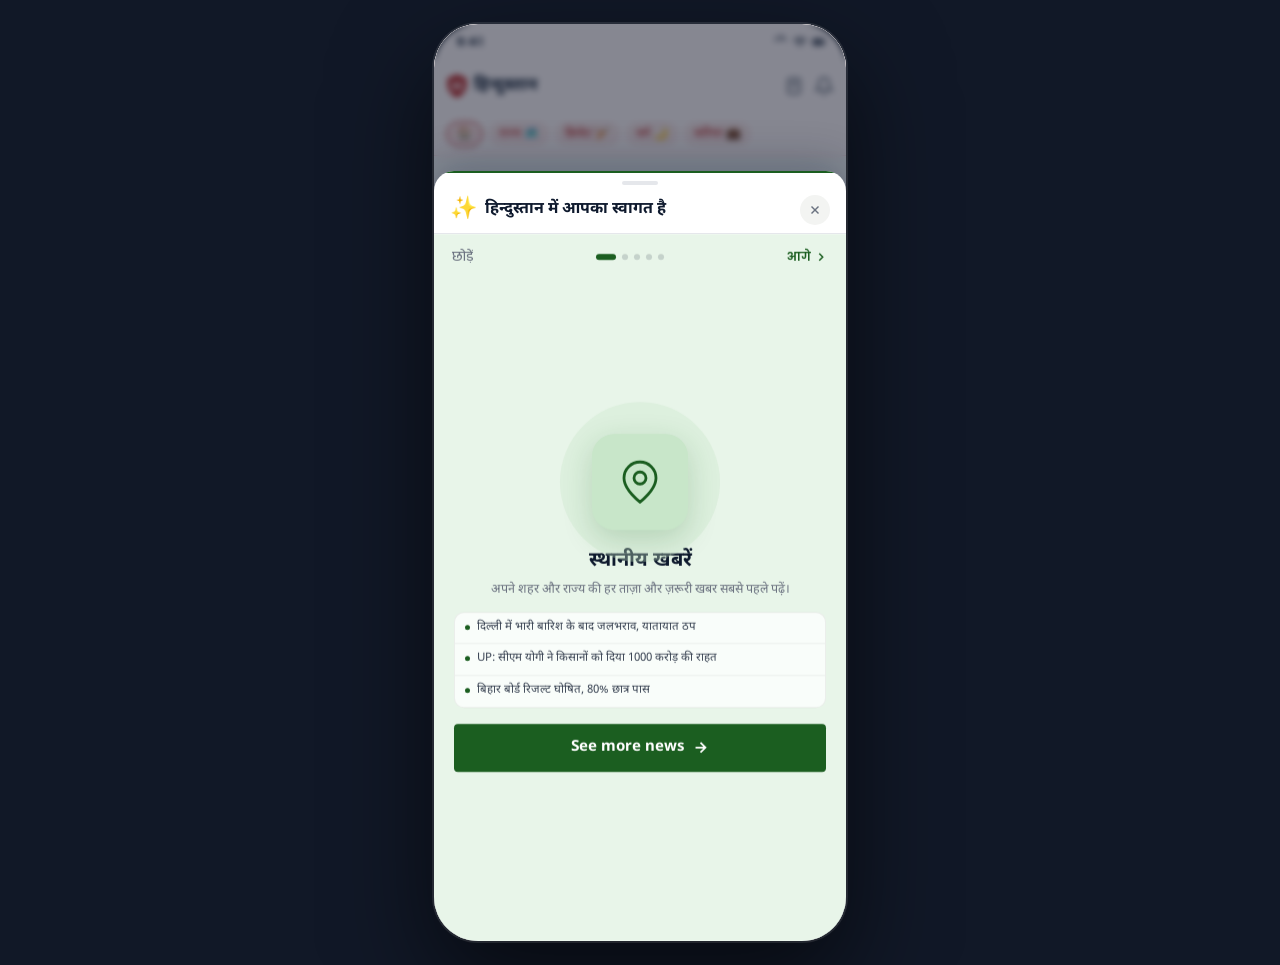
<file: lh-feature-sheet.html>
<!DOCTYPE html>
<html lang="hi" dir="ltr">
<head>
  <meta charset="utf-8">
  <meta name="viewport" content="width=device-width, initial-scale=1.0">
  <title>लाइव हिन्दुस्तान — Feature Sheet</title>
  <link rel="preconnect" href="https://fonts.googleapis.com">
  <link rel="preconnect" href="https://fonts.gstatic.com" crossorigin>
  <link href="https://fonts.googleapis.com/css2?family=Noto+Sans+Devanagari:wght@400;500;700&family=Poppins:wght@400;500;600;700&display=swap" rel="stylesheet">
  <style>
    /* ─── Tokens ─────────────────────────────────────── */
    :root {
      --khabar-50:  #FFF5F5;
      --khabar-100: #FFCDD2;
      --khabar-600: #B71C1C;
      --khabar-700: #9E1414;

      --ink-900: #0F1A2E;
      --ink-700: #374151;
      --ink-500: #6B7280;
      --ink-300: #9CA3AF;
      --ink-100: #E5E7EB;

      --paper:          #FAFAF8;
      --surface:        #FFFFFF;
      --surface-raised: #F3F4F2;
      --line:           #E5E7EB;

      --radius-sm:   4px;
      --radius-md:   8px;
      --radius-lg:  12px;
      --radius-full: 9999px;

      --duration-sm:  160ms;
      --duration-md:  280ms;
      --duration-slide: 460ms;
      --ease-out: cubic-bezier(0.16, 1, 0.3, 1);

      --font-deva:  'Noto Sans Devanagari', sans-serif;
      --font-latin: 'Poppins', sans-serif;

      --frame-w: 412px;
      --frame-h: 917px;

      /* slide accent colours */
      --s0-bg:#E8F5E9; --s0-mid:#C8E6C9; --s0-acc:#1B5E20;
      --s1-bg:#FFF3E0; --s1-mid:#FFE0B2; --s1-acc:#E65100;
      --s2-bg:#E8EAF6; --s2-mid:#C5CAE9; --s2-acc:#1A237E;
      --s3-bg:#F3E5F5; --s3-mid:#E1BEE7; --s3-acc:#6A1B9A;
      --s4-bg:#FFF5F5; --s4-mid:#FFCDD2; --s4-acc:#B71C1C;
    }

    *, *::before, *::after { box-sizing: border-box; margin: 0; padding: 0; }
    html {
      background: #111827;
      min-height: 100vh;
      display: flex;
      align-items: center;
      justify-content: center;
      padding: 24px;
    }
    body { font-family: var(--font-deva); -webkit-font-smoothing: antialiased; }
    button { font: inherit; cursor: pointer; border: none; background: none; }
    svg { display: block; }

    /* ─── Phone Frame ─────────────────────────────────── */
    .phone {
      width: var(--frame-w);
      height: var(--frame-h);
      border-radius: 44px;
      overflow: hidden;
      position: relative;
      box-shadow:
        0 0 0 2px rgba(255,255,255,0.10),
        0 40px 100px rgba(0,0,0,0.60);
      background: var(--paper);
    }

    /* ─── Background home feed (static peek) ─────────── */
    .home-bg {
      position: absolute;
      inset: 0;
      display: flex;
      flex-direction: column;
      pointer-events: none;
      user-select: none;
    }

    /* Status bar */
    .status-bar {
      height: 36px;
      background: var(--khabar-50);
      display: flex;
      align-items: center;
      justify-content: space-between;
      padding: 0 20px 0 22px;
      flex-shrink: 0;
    }
    .status-time {
      font-family: var(--font-latin);
      font-size: 13px;
      font-weight: 600;
      color: var(--ink-900);
    }
    .status-icons { display:flex; align-items:center; gap:5px; color: var(--ink-900); }
    .status-icons svg { width:14px; height:14px; stroke:currentColor; stroke-width:2; fill:none; }

    /* App header */
    .app-header-bg {
      height: 52px;
      background: var(--khabar-50);
      display: flex;
      align-items: center;
      justify-content: space-between;
      padding: 0 12px;
      flex-shrink: 0;
    }
    .ht-shield { width:22px; height:26px; flex-shrink:0; }
    .lh-brand { font-family: var(--font-deva); font-size:17px; font-weight:700; color: var(--ink-900); margin-left:6px; }
    .header-icons { display:flex; gap:10px; }
    .header-icons svg { width:20px; height:20px; stroke: var(--ink-700); stroke-width:1.8; fill:none; }

    /* Category pills row */
    .cat-row {
      height: 44px;
      background: var(--khabar-50);
      border-bottom: 1px solid var(--khabar-100);
      display: flex;
      align-items: center;
      gap: 6px;
      padding: 0 12px;
      overflow: hidden;
      flex-shrink: 0;
    }
    .cat-pill-bg {
      font-family: var(--font-deva);
      font-size: 12px;
      padding: 4px 10px;
      border-radius: var(--radius-full);
      background: rgba(183,28,28,0.08);
      color: var(--khabar-600);
      white-space: nowrap;
    }
    .cat-pill-bg.active {
      background: #F9DCDC;
      border: 1.5px solid var(--khabar-600);
      font-weight: 700;
    }

    /* Feed skeleton */
    .feed-bg {
      flex: 1;
      padding: 12px;
      display: flex;
      flex-direction: column;
      gap: 10px;
      overflow: hidden;
    }
    .skel {
      background: var(--surface);
      border-radius: var(--radius-lg);
      border: 1px solid var(--line);
    }
    .skel-card { height: 88px; }
    .skel-wide { height: 120px; }
    .skel-bar  { height: 12px; border-radius: 6px; background: var(--line); margin: 8px 12px 4px; }
    .skel-bar.short { width: 60%; }

    /* ─── Scrim ───────────────────────────────────────── */
    .scrim {
      position: absolute;
      inset: 0;
      background: rgba(15,26,46,0.5);
      backdrop-filter: blur(3px);
      -webkit-backdrop-filter: blur(3px);
      z-index: 10;
    }

    /* ─── Feature Bottom Sheet ────────────────────────── */
    .feature-sheet {
      position: absolute;
      bottom: 0; left: 0; right: 0;
      height: 84%;
      background: var(--surface);
      border-radius: 20px 20px 0 0;
      z-index: 20;
      display: flex;
      flex-direction: column;
      box-shadow: 0 -8px 40px rgba(15,26,46,0.28);
      overflow: hidden;
      animation: sheetUp 0.52s var(--ease-out) both;
    }
    @keyframes sheetUp {
      from { transform: translateY(100%); }
      to   { transform: translateY(0); }
    }

    /* Grip */
    .sheet-grip {
      width: 36px; height: 4px;
      background: var(--line);
      border-radius: var(--radius-full);
      margin: 10px auto 0;
      flex-shrink: 0;
    }

    /* Sheet header — title + close */
    .sheet-header {
      display: flex;
      align-items: center;
      justify-content: space-between;
      padding: 10px 16px 8px;
      flex-shrink: 0;
    }
    .sheet-title-block { display: flex; align-items: center; gap: 8px; }
    .sheet-wave { font-size: 22px; line-height: 1; }
    .sheet-title {
      font-family: var(--font-deva);
      font-size: 16px;
      font-weight: 700;
      color: var(--ink-900);
    }
    .sheet-close {
      width: 30px; height: 30px;
      border-radius: 50%;
      background: var(--surface-raised);
      display: flex; align-items: center; justify-content: center;
      color: var(--ink-500);
      flex-shrink: 0;
    }
    .sheet-close svg { width:14px; height:14px; stroke:currentColor; stroke-width:2.5; fill:none; }

    /* Sheet divider */
    .sheet-divider { height: 1px; background: var(--line); flex-shrink: 0; }

    /* ─── Carousel inside sheet ───────────────────────── */
    .carousel-wrap {
      flex: 1;
      overflow: hidden;
      position: relative;
      min-height: 0;
    }
    .carousel-track {
      display: flex;
      width: 500%;
      height: 100%;
      transition: transform var(--duration-slide) var(--ease-out);
      will-change: transform;
    }

    /* Each slide panel */
    .slide {
      width: calc(var(--frame-w));
      height: 100%;
      display: flex;
      flex-direction: column;
      overflow: hidden;
      flex-shrink: 0;
    }
    .slide-0 { background: var(--s0-bg); }
    .slide-1 { background: var(--s1-bg); }
    .slide-2 { background: var(--s2-bg); }
    .slide-3 { background: var(--s3-bg); }
    .slide-4 { background: var(--s4-bg); }

    /* Pagination row — at top of each slide */
    .pagination {
      padding: 10px 16px 6px;
      display: flex;
      align-items: center;
      justify-content: space-between;
      flex-shrink: 0;
    }
    .dots { display:flex; align-items:center; gap:6px; }
    .dot {
      height: 6px;
      border-radius: var(--radius-full);
      transition: width var(--duration-md) var(--ease-out), background var(--duration-md);
      cursor: pointer;
    }
    .dot.inactive { width:6px; background: rgba(15,26,46,0.16); }
    .dot.active   { width:20px; }
    .slide-0-dot.active { background: var(--s0-acc); }
    .slide-1-dot.active { background: var(--s1-acc); }
    .slide-2-dot.active { background: var(--s2-acc); }
    .slide-3-dot.active { background: var(--s3-acc); }
    .slide-4-dot.active { background: var(--s4-acc); }

    .skip-btn {
      font-family: var(--font-latin); font-size:12px; font-weight:500;
      color: var(--ink-500); padding: 4px 2px;
    }
    .skip-btn.hidden { visibility: hidden; }
    .next-btn {
      font-family: var(--font-latin); font-size:12px; font-weight:600;
      display:flex; align-items:center; gap:3px; padding: 4px 2px;
    }
    .next-btn svg { width:14px; height:14px; stroke:currentColor; stroke-width:2.5; fill:none; }

    /* Slide body — centred */
    .slide-body {
      flex: 1;
      display: flex;
      flex-direction: column;
      align-items: center;
      justify-content: center;
      padding: 4px 20px 16px;
      min-height: 0;
    }

    /* Illustration */
    .slide-art {
      position: relative;
      display: flex;
      align-items: center;
      justify-content: center;
      width: 100%;
      margin-bottom: 18px;
      flex-shrink: 0;
    }
    .art-ring {
      position: absolute;
      width: 160px; height: 160px;
      border-radius: 50%;
      opacity: 0.35;
      top: 50%; left: 50%;
      transform: translate(-50%, -50%);
    }
    .slide-0 .art-ring { background: var(--s0-mid); }
    .slide-1 .art-ring { background: var(--s1-mid); }
    .slide-2 .art-ring { background: var(--s2-mid); }
    .slide-3 .art-ring { background: var(--s3-mid); }
    .slide-4 .art-ring { background: var(--s4-mid); }

    .art-icon {
      width: 96px; height: 96px;
      border-radius: 22px;
      display: flex; align-items: center; justify-content: center;
      position: relative; z-index: 2;
    }
    .slide-0 .art-icon { background: #C8E6C9; box-shadow: 0 10px 30px rgba(27,94,32,0.20); }
    .slide-1 .art-icon { background: #FFE0B2; box-shadow: 0 10px 30px rgba(230,81,0,0.20); }
    .slide-2 .art-icon { background: #C5CAE9; box-shadow: 0 10px 30px rgba(26,35,126,0.20); }
    .slide-3 .art-icon { background: #E1BEE7; box-shadow: 0 10px 30px rgba(106,27,154,0.20); }
    .slide-4 .art-icon { background: #FFCDD2; box-shadow: 0 10px 30px rgba(183,28,28,0.20); }
    .art-icon svg { width:48px; height:48px; stroke-width:1.4; fill:none; }
    .slide-0 .art-icon svg { stroke: var(--s0-acc); }
    .slide-1 .art-icon svg { stroke: var(--s1-acc); }
    .slide-2 .art-icon svg { stroke: var(--s2-acc); }
    .slide-3 .art-icon svg { stroke: var(--s3-acc); }
    .slide-4 .art-icon svg { stroke: var(--s4-acc); }

    /* Content */
    .slide-content {
      text-align: center; width: 100%;
      display: flex; flex-direction: column; align-items: center;
    }
    .slide-title {
      font-family: var(--font-deva);
      font-size: 20px; font-weight: 700;
      color: var(--ink-900); line-height: 1.3;
      margin-bottom: 6px;
    }
    .slide-desc {
      font-family: var(--font-deva);
      font-size: 12.5px; color: var(--ink-500);
      line-height: 1.6;
    }

    /* News list */
    .news-list {
      margin-top: 12px; width: 100%;
      border-radius: 10px; overflow: hidden;
      background: rgba(255,255,255,0.75);
      border: 1px solid rgba(0,0,0,0.06);
      text-align: left;
    }
    .news-item {
      padding: 7px 10px;
      display: flex; align-items: flex-start; gap: 7px;
      border-bottom: 1px solid rgba(0,0,0,0.05);
      font-family: var(--font-deva); font-size:11.5px;
      line-height: 1.45; color: var(--ink-700);
    }
    .news-item:last-child { border-bottom: none; }
    .news-bullet {
      width: 5px; height: 5px;
      border-radius: 50%; flex-shrink: 0; margin-top:5px;
    }
    .slide-0 .news-bullet { background: var(--s0-acc); }
    .slide-1 .news-bullet { background: var(--s1-acc); }
    .slide-2 .news-bullet { background: var(--s2-acc); }
    .slide-3 .news-bullet { background: var(--s3-acc); }
    .slide-4 .news-bullet { background: var(--s4-acc); }

    /* CTA */
    .slide-cta-wrap {
      padding: 16px 0 0; width: 100%;
      display: flex; justify-content: center; flex-shrink: 0;
    }
    .slide-cta {
      width: 100%; height: 48px;
      border-radius: var(--radius-sm);
      font-family: var(--font-deva); font-size:15px; font-weight:700;
      color: #fff;
      display: flex; align-items: center; justify-content: center; gap: 7px;
      transition: opacity var(--duration-sm), transform var(--duration-sm);
    }
    .slide-cta:active { opacity:0.88; transform:scale(0.98); }
    .slide-cta svg { width:17px; height:17px; stroke:#fff; stroke-width:2.5; fill:none; }
    .slide-0 .slide-cta { background: var(--s0-acc); }
    .slide-1 .slide-cta { background: var(--s1-acc); }
    .slide-2 .slide-cta { background: var(--s2-acc); }
    .slide-3 .slide-cta { background: var(--s3-acc); }
    .slide-4 .slide-cta { background: var(--s4-acc); }

    /* Progress bar */
    .progress-bar {
      position: absolute;
      top: 0; left: 0; right: 0;
      height: 2px; z-index: 5;
      background: rgba(15,26,46,0.07);
    }
    .progress-fill { height: 100%; width: 0%; transition: width linear; }
    .slide-0-prog { background: var(--s0-acc); }
    .slide-1-prog { background: var(--s1-acc); }
    .slide-2-prog { background: var(--s2-acc); }
    .slide-3-prog { background: var(--s3-acc); }
    .slide-4-prog { background: var(--s4-acc); }

    /* ─── Touch swipe support ─────────────────────────── */
    @media (prefers-reduced-motion: reduce) {
      .carousel-track, .dot, .progress-fill { transition: none; }
    }
  </style>
</head>
<body>

<div class="phone" id="phone">

  <!-- ── Background: Home Feed (static peek) ── -->
  <div class="home-bg" aria-hidden="true">

    <!-- Status bar -->
    <div class="status-bar">
      <span class="status-time">9:41</span>
      <span class="status-icons">
        <svg viewBox="0 0 24 24"><path d="M1 6l4.5 4.5M6 2l7 7M11.5 0l9 9M16 5l4 4" stroke-linecap="round"/></svg>
        <svg viewBox="0 0 24 24"><path d="M5 12.55a11 11 0 0 1 14.08 0M1.42 9a16 16 0 0 1 21.16 0M8.53 16.11a6 6 0 0 1 6.95 0M12 20h.01" stroke-linecap="round"/></svg>
        <svg viewBox="0 0 24 24"><rect x="2" y="7" width="18" height="10" rx="2"/><path d="M22 11v2" stroke-linecap="round"/><rect x="3.5" y="8.5" width="13" height="7" rx="1" fill="currentColor" opacity="0.7"/></svg>
      </span>
    </div>

    <!-- App header -->
    <div class="app-header-bg">
      <div style="display:flex;align-items:center;">
        <svg class="ht-shield" viewBox="0 0 30 34" fill="none">
          <path d="M15 1L2 6.5V16C2 23.5 7.8 30.4 15 33C22.2 30.4 28 23.5 28 16V6.5L15 1Z" fill="#B71C1C"/>
          <path d="M9 10h3v5h6v-5h3v14h-3v-6H12v6H9V10Z" fill="white"/>
        </svg>
        <span class="lh-brand">हिन्दुस्तान</span>
      </div>
      <div class="header-icons">
        <svg viewBox="0 0 24 24"><rect x="5" y="3" width="14" height="18" rx="2"/><line x1="9" y1="8" x2="15" y2="8"/><line x1="9" y1="12" x2="15" y2="12"/></svg>
        <svg viewBox="0 0 24 24"><path d="M18 8A6 6 0 0 0 6 8c0 7-3 9-3 9h18s-3-2-3-9"/><path d="M13.73 21a2 2 0 0 1-3.46 0"/></svg>
      </div>
    </div>

    <!-- Category pills -->
    <div class="cat-row">
      <span class="cat-pill-bg active">🏠</span>
      <span class="cat-pill-bg">राज्य 🗺️</span>
      <span class="cat-pill-bg">क्रिकेट 🏏</span>
      <span class="cat-pill-bg">धर्म 🌙</span>
      <span class="cat-pill-bg">करियर 💼</span>
    </div>

    <!-- Skeleton feed -->
    <div class="feed-bg">
      <div class="skel skel-wide"></div>
      <div class="skel skel-card"></div>
      <div class="skel skel-card"></div>
    </div>
  </div>

  <!-- Scrim -->
  <div class="scrim"></div>

  <!-- ── Feature Bottom Sheet ── -->
  <div class="feature-sheet" id="featureSheet">

    <div class="sheet-grip" aria-hidden="true"></div>

    <div class="sheet-header">
      <div class="sheet-title-block">
        <span class="sheet-wave" aria-hidden="true">✨</span>
        <span class="sheet-title">हिन्दुस्तान में आपका स्वागत है</span>
      </div>
      <button class="sheet-close" onclick="window.location.href='lh-home-screen.html'" aria-label="बंद करें">
        <svg viewBox="0 0 24 24"><line x1="18" y1="6" x2="6" y2="18"/><line x1="6" y1="6" x2="18" y2="18"/></svg>
      </button>
    </div>

    <div class="sheet-divider" aria-hidden="true"></div>

    <!-- Progress bar -->
    <div class="progress-bar" aria-hidden="true">
      <div class="progress-fill" id="progressFill"></div>
    </div>

    <!-- Carousel -->
    <div class="carousel-wrap" id="carouselWrap">
      <div class="carousel-track" id="track">

        <!-- ── SLIDE 0 — स्थानीय खबरें ── -->
        <div class="slide slide-0" role="group" aria-label="1 of 5">

          <div class="pagination">
            <button class="skip-btn" onclick="skipToHome()">छोड़ें</button>
            <div class="dots">
              <button class="dot slide-0-dot active"   onclick="goTo(0)" aria-label="Slide 1"></button>
              <button class="dot slide-1-dot inactive" onclick="goTo(1)" aria-label="Slide 2"></button>
              <button class="dot slide-2-dot inactive" onclick="goTo(2)" aria-label="Slide 3"></button>
              <button class="dot slide-3-dot inactive" onclick="goTo(3)" aria-label="Slide 4"></button>
              <button class="dot slide-4-dot inactive" onclick="goTo(4)" aria-label="Slide 5"></button>
            </div>
            <button class="next-btn" onclick="goTo(1)" style="color:#1B5E20;">
              आगे <svg viewBox="0 0 24 24"><path d="M9 18l6-6-6-6"/></svg>
            </button>
          </div>

          <div class="slide-body">
            <div class="slide-art">
              <div class="art-ring"></div>
              <div class="art-icon">
                <svg viewBox="0 0 24 24"><path d="M20 10c0 6-8 12-8 12s-8-6-8-12a8 8 0 0 1 16 0Z"/><circle cx="12" cy="10" r="3"/></svg>
              </div>
            </div>
            <div class="slide-content">
              <h2 class="slide-title">स्थानीय खबरें</h2>
              <p class="slide-desc">अपने शहर और राज्य की हर ताज़ा और ज़रूरी खबर सबसे पहले पढ़ें।</p>
              <div class="news-list">
                <div class="news-item"><span class="news-bullet"></span><span>दिल्ली में भारी बारिश के बाद जलभराव, यातायात ठप</span></div>
                <div class="news-item"><span class="news-bullet"></span><span>UP: सीएम योगी ने किसानों को दिया 1000 करोड़ की राहत</span></div>
                <div class="news-item"><span class="news-bullet"></span><span>बिहार बोर्ड रिजल्ट घोषित, 80% छात्र पास</span></div>
              </div>
            </div>
            <div class="slide-cta-wrap">
              <button class="slide-cta" onclick="goTo(1)">
                See more news
                <svg viewBox="0 0 24 24"><path d="M5 12h14M12 5l7 7-7 7"/></svg>
              </button>
            </div>
          </div>

        </div><!-- /slide-0 -->

        <!-- ── SLIDE 1 — काम की खबर ── -->
        <div class="slide slide-1" role="group" aria-label="2 of 5">

          <div class="pagination">
            <button class="skip-btn" onclick="skipToHome()">छोड़ें</button>
            <div class="dots">
              <button class="dot slide-0-dot inactive" onclick="goTo(0)" aria-label="Slide 1"></button>
              <button class="dot slide-1-dot active"   onclick="goTo(1)" aria-label="Slide 2"></button>
              <button class="dot slide-2-dot inactive" onclick="goTo(2)" aria-label="Slide 3"></button>
              <button class="dot slide-3-dot inactive" onclick="goTo(3)" aria-label="Slide 4"></button>
              <button class="dot slide-4-dot inactive" onclick="goTo(4)" aria-label="Slide 5"></button>
            </div>
            <button class="next-btn" onclick="goTo(2)" style="color:#E65100;">
              आगे <svg viewBox="0 0 24 24"><path d="M9 18l6-6-6-6"/></svg>
            </button>
          </div>

          <div class="slide-body">
            <div class="slide-art">
              <div class="art-ring"></div>
              <div class="art-icon">
                <svg viewBox="0 0 24 24"><path d="M12 2v20M17 5H9.5a3.5 3.5 0 0 0 0 7h5a3.5 3.5 0 0 1 0 7H6"/></svg>
              </div>
            </div>
            <div class="slide-content">
              <h2 class="slide-title">काम की खबर</h2>
              <p class="slide-desc">रोज़मर्रा की ज़िंदगी से जुड़ी ज़रूरी जानकारी — सरकारी योजनाएँ, मौसम और बाज़ार भाव।</p>
              <div class="news-list">
                <div class="news-item"><span class="news-bullet"></span><span>PM किसान 16वीं किस्त आज आई, ऐसे चेक करें स्टेटस</span></div>
                <div class="news-item"><span class="news-bullet"></span><span>पेट्रोल-डीजल नए रेट जारी, जानें आपके शहर में दाम</span></div>
                <div class="news-item"><span class="news-bullet"></span><span>मानसून: अगले 48 घंटे में भारी बारिश</span></div>
              </div>
            </div>
            <div class="slide-cta-wrap">
              <button class="slide-cta" onclick="goTo(2)">
                See more news
                <svg viewBox="0 0 24 24"><path d="M5 12h14M12 5l7 7-7 7"/></svg>
              </button>
            </div>
          </div>

        </div><!-- /slide-1 -->

        <!-- ── SLIDE 2 — सरकारी नौकरी ── -->
        <div class="slide slide-2" role="group" aria-label="3 of 5">

          <div class="pagination">
            <button class="skip-btn" onclick="skipToHome()">छोड़ें</button>
            <div class="dots">
              <button class="dot slide-0-dot inactive" onclick="goTo(0)" aria-label="Slide 1"></button>
              <button class="dot slide-1-dot inactive" onclick="goTo(1)" aria-label="Slide 2"></button>
              <button class="dot slide-2-dot active"   onclick="goTo(2)" aria-label="Slide 3"></button>
              <button class="dot slide-3-dot inactive" onclick="goTo(3)" aria-label="Slide 4"></button>
              <button class="dot slide-4-dot inactive" onclick="goTo(4)" aria-label="Slide 5"></button>
            </div>
            <button class="next-btn" onclick="goTo(3)" style="color:#1A237E;">
              आगे <svg viewBox="0 0 24 24"><path d="M9 18l6-6-6-6"/></svg>
            </button>
          </div>

          <div class="slide-body">
            <div class="slide-art">
              <div class="art-ring"></div>
              <div class="art-icon">
                <svg viewBox="0 0 24 24"><rect x="2" y="7" width="20" height="14" rx="2"/><path d="M16 21V5a2 2 0 0 0-2-2h-4a2 2 0 0 0-2 2v16"/></svg>
              </div>
            </div>
            <div class="slide-content">
              <h2 class="slide-title">सरकारी नौकरी</h2>
              <p class="slide-desc">UPSC, SSC, Railway, Bank की हज़ारों Vacancy। Admit Card और Result तुरंत जानें।</p>
              <div class="news-list">
                <div class="news-item"><span class="news-bullet"></span><span>UPSC 2025: 1105 पदों पर भर्ती, आवेदन शुरू</span></div>
                <div class="news-item"><span class="news-bullet"></span><span>Railway में 35,281 रिक्तियाँ — तारीख 15 जुलाई</span></div>
                <div class="news-item"><span class="news-bullet"></span><span>SSC CGL 2025 Notification जारी, 17,727 पद</span></div>
              </div>
            </div>
            <div class="slide-cta-wrap">
              <button class="slide-cta" onclick="goTo(3)">
                See more news
                <svg viewBox="0 0 24 24"><path d="M5 12h14M12 5l7 7-7 7"/></svg>
              </button>
            </div>
          </div>

        </div><!-- /slide-2 -->

        <!-- ── SLIDE 3 — राशिफल ── -->
        <div class="slide slide-3" role="group" aria-label="4 of 5">

          <div class="pagination">
            <button class="skip-btn" onclick="skipToHome()">छोड़ें</button>
            <div class="dots">
              <button class="dot slide-0-dot inactive" onclick="goTo(0)" aria-label="Slide 1"></button>
              <button class="dot slide-1-dot inactive" onclick="goTo(1)" aria-label="Slide 2"></button>
              <button class="dot slide-2-dot inactive" onclick="goTo(2)" aria-label="Slide 3"></button>
              <button class="dot slide-3-dot active"   onclick="goTo(3)" aria-label="Slide 4"></button>
              <button class="dot slide-4-dot inactive" onclick="goTo(4)" aria-label="Slide 5"></button>
            </div>
            <button class="next-btn" onclick="goTo(4)" style="color:#6A1B9A;">
              आगे <svg viewBox="0 0 24 24"><path d="M9 18l6-6-6-6"/></svg>
            </button>
          </div>

          <div class="slide-body">
            <div class="slide-art">
              <div class="art-ring"></div>
              <div class="art-icon">
                <svg viewBox="0 0 24 24"><circle cx="12" cy="12" r="10"/><path d="M12 2a15.3 15.3 0 0 1 4 10 15.3 15.3 0 0 1-4 10 15.3 15.3 0 0 1-4-10 15.3 15.3 0 0 1 4-10z"/><path d="M2 12h20"/></svg>
              </div>
            </div>
            <div class="slide-content">
              <h2 class="slide-title">राशिफल</h2>
              <p class="slide-desc">सभी 12 राशियों का आज का विस्तृत राशिफल, पंचांग और शुभ मुहूर्त हिंदी में।</p>
              <div class="news-list">
                <div class="news-item"><span class="news-bullet"></span><span>मेष राशि: आज धन लाभ के प्रबल योग, सतर्क रहें</span></div>
                <div class="news-item"><span class="news-bullet"></span><span>वृषभ राशि: स्वास्थ्य पर ध्यान दें, नया काम शुभ</span></div>
                <div class="news-item"><span class="news-bullet"></span><span>मिथुन राशि: परिवार में खुशी, प्रेम जीवन में मिठास</span></div>
              </div>
            </div>
            <div class="slide-cta-wrap">
              <button class="slide-cta" onclick="goTo(4)">
                See more news
                <svg viewBox="0 0 24 24"><path d="M5 12h14M12 5l7 7-7 7"/></svg>
              </button>
            </div>
          </div>

        </div><!-- /slide-3 -->

        <!-- ── SLIDE 4 — खेल ── -->
        <div class="slide slide-4" role="group" aria-label="5 of 5">

          <div class="pagination">
            <button class="skip-btn hidden" aria-hidden="true">छोड़ें</button>
            <div class="dots">
              <button class="dot slide-0-dot inactive" onclick="goTo(0)" aria-label="Slide 1"></button>
              <button class="dot slide-1-dot inactive" onclick="goTo(1)" aria-label="Slide 2"></button>
              <button class="dot slide-2-dot inactive" onclick="goTo(2)" aria-label="Slide 3"></button>
              <button class="dot slide-3-dot inactive" onclick="goTo(3)" aria-label="Slide 4"></button>
              <button class="dot slide-4-dot active"   onclick="goTo(4)" aria-label="Slide 5"></button>
            </div>
            <button class="skip-btn hidden" aria-hidden="true">x</button>
          </div>

          <div class="slide-body">
            <div class="slide-art">
              <div class="art-ring"></div>
              <div class="art-icon">
                <svg viewBox="0 0 24 24"><circle cx="12" cy="12" r="10"/><path d="M4.93 4.93 19.07 19.07"/><path d="M4.93 19.07 19.07 4.93"/></svg>
              </div>
            </div>
            <div class="slide-content">
              <h2 class="slide-title">खेल</h2>
              <p class="slide-desc">क्रिकेट का LIVE स्कोर, IPL अपडेट, World Cup कवरेज और हर खेल की ताज़ा खबरें।</p>
              <div class="news-list">
                <div class="news-item"><span class="news-bullet"></span><span>IND vs ENG: रोहित शर्मा का शतक, भारत मज़बूत स्थिति में</span></div>
                <div class="news-item"><span class="news-bullet"></span><span>IPL 2025: मुंबई इंडियंस ने चेन्नई को 6 विकेट से हराया</span></div>
                <div class="news-item"><span class="news-bullet"></span><span>PV Sindhu ने जीता Indonesia Open का खिताब</span></div>
              </div>
            </div>
            <div class="slide-cta-wrap">
              <button class="slide-cta" onclick="window.location.href='lh-home-screen.html'">
                होम पर जाएँ
                <svg viewBox="0 0 24 24"><path d="M3 9l9-7 9 7v11a2 2 0 0 1-2 2H5a2 2 0 0 1-2-2z"/><polyline points="9 22 9 12 15 12 15 22"/></svg>
              </button>
            </div>
          </div>

        </div><!-- /slide-4 -->

      </div><!-- /carousel-track -->
    </div><!-- /carousel-wrap -->

  </div><!-- /feature-sheet -->

</div><!-- /phone -->

<script>
  const TOTAL   = 5;
  const AUTO_MS = 3800;
  const track   = document.getElementById('track');
  const progFill = document.getElementById('progressFill');
  const frameW   = 412;

  let current = 0;
  let timer   = null;

  function goTo(idx) {
    current = Math.max(0, Math.min(TOTAL - 1, idx));
    track.style.transform = `translateX(-${current * frameW}px)`;
    updateProgress();
    restartTimer();
  }

  function skipToHome() {
    window.location.href = 'lh-home-screen.html';
  }

  function updateProgress() {
    progFill.style.transition = 'none';
    progFill.style.width = '0%';
    progFill.className = `progress-fill slide-${current}-prog`;
    requestAnimationFrame(() => requestAnimationFrame(() => {
      progFill.style.transition = `width ${AUTO_MS}ms linear`;
      progFill.style.width = '100%';
    }));
  }

  function restartTimer() {
    clearInterval(timer);
    timer = setInterval(() => goTo((current + 1) % TOTAL), AUTO_MS);
  }

  // Swipe support
  let touchStartX = 0;
  const wrap = document.getElementById('carouselWrap');
  wrap.addEventListener('touchstart', e => { touchStartX = e.touches[0].clientX; }, { passive: true });
  wrap.addEventListener('touchend', e => {
    const dx = e.changedTouches[0].clientX - touchStartX;
    if (Math.abs(dx) > 40) goTo(current + (dx < 0 ? 1 : -1));
  }, { passive: true });

  // Init
  goTo(0);
</script>
</body>
</html>
</file>
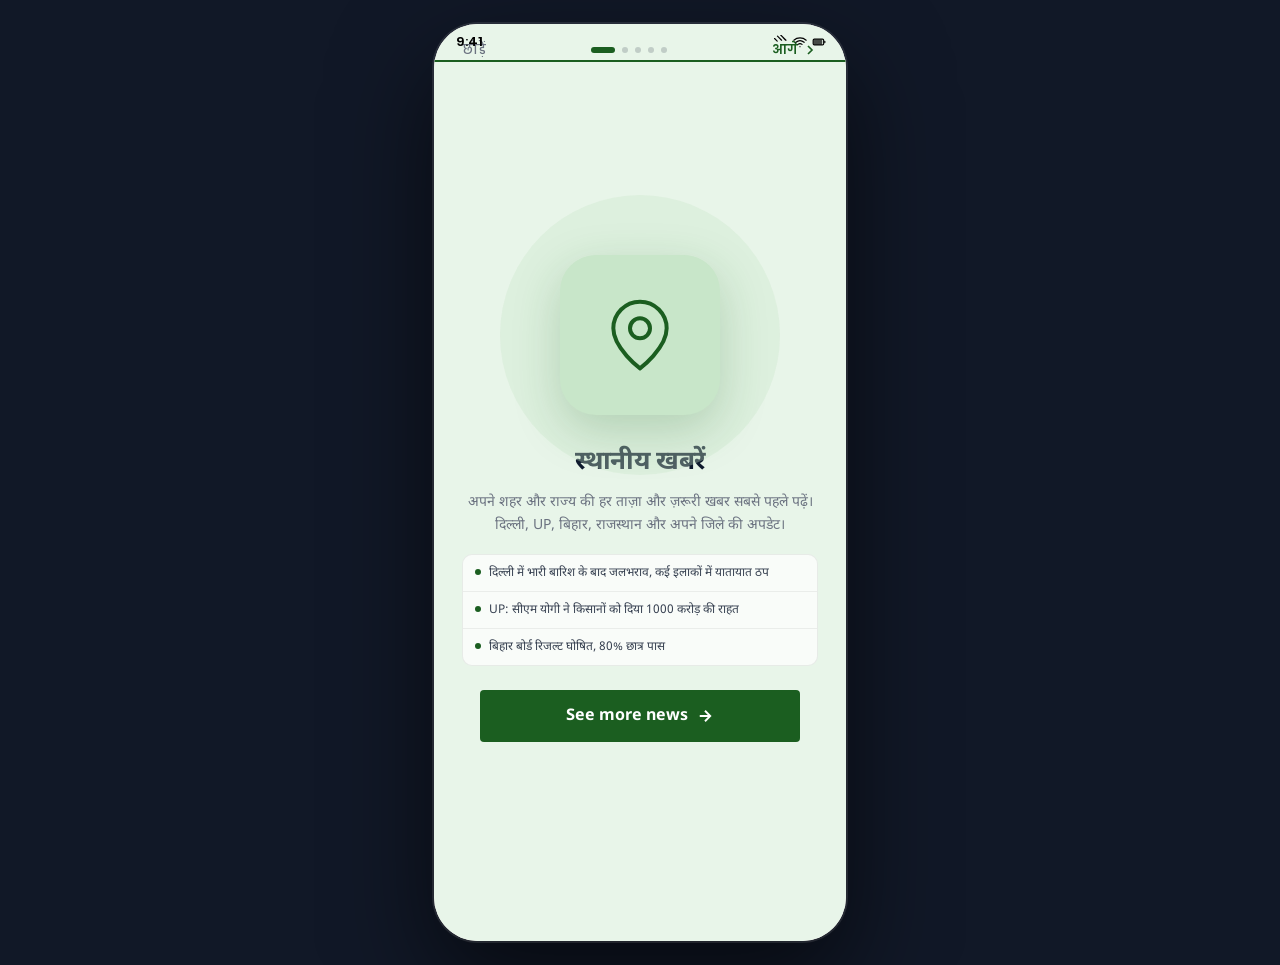
<file: lh-feature-showcase.html>
<!DOCTYPE html>
<html lang="hi" dir="ltr">
<head>
  <meta charset="utf-8">
  <meta name="viewport" content="width=device-width, initial-scale=1.0">
  <title>लाइव हिन्दुस्तान — विशेषताएँ</title>
  <link rel="preconnect" href="https://fonts.googleapis.com">
  <link rel="preconnect" href="https://fonts.gstatic.com" crossorigin>
  <link href="https://fonts.googleapis.com/css2?family=Noto+Sans+Devanagari:wght@400;500;700&family=Poppins:wght@400;500;600;700&display=swap" rel="stylesheet">
  <style>
    /* ─── Tokens ─────────────────────────────────────── */
    :root {
      --khabar-600: #B71C1C;
      --khabar-700: #9E1414;
      --khabar-50:  #FFF5F5;

      --ink-900: #0F1A2E;
      --ink-700: #374151;
      --ink-500: #6B7280;
      --surface: #FFFFFF;
      --line:    #E5E7EB;

      --radius-sm:   4px;
      --radius-lg:  12px;
      --radius-full: 9999px;

      --duration-sm:  160ms;
      --duration-md:  280ms;
      --duration-slide: 520ms;
      --ease-out: cubic-bezier(0.16, 1, 0.3, 1);

      --font-deva:  'Noto Sans Devanagari', sans-serif;
      --font-latin: 'Poppins', sans-serif;

      --frame-w: 412px;
      --frame-h: 917px;

      /* slide themes */
      --s0-bg:    #E8F5E9; --s0-mid:   #C8E6C9; --s0-acc:   #1B5E20; --s0-deep:  #1B5E20;
      --s1-bg:    #FFF3E0; --s1-mid:   #FFE0B2; --s1-acc:   #E65100; --s1-deep:  #BF360C;
      --s2-bg:    #E8EAF6; --s2-mid:   #C5CAE9; --s2-acc:   #1A237E; --s2-deep:  #0D1463;
      --s3-bg:    #F3E5F5; --s3-mid:   #E1BEE7; --s3-acc:   #6A1B9A; --s3-deep:  #4A148C;
      --s4-bg:    #FFF5F5; --s4-mid:   #FFCDD2; --s4-acc:   #B71C1C; --s4-deep:  #7F0000;
    }

    *, *::before, *::after { box-sizing: border-box; margin: 0; padding: 0; }
    html {
      background: #111827;
      min-height: 100vh;
      display: flex;
      align-items: center;
      justify-content: center;
      padding: 24px;
    }
    body { font-family: var(--font-deva); -webkit-font-smoothing: antialiased; }
    button { font: inherit; cursor: pointer; border: none; background: none; }
    svg { display: block; }

    /* ─── Phone Frame ─────────────────────────────────── */
    .phone {
      width: var(--frame-w);
      height: var(--frame-h);
      border-radius: 44px;
      overflow: hidden;
      position: relative;
      box-shadow:
        0 0 0 2px rgba(255,255,255,0.10),
        0 40px 100px rgba(0,0,0,0.60);
      display: flex;
      flex-direction: column;
      background: var(--khabar-50);
    }

    /* ─── Status bar ──────────────────────────────────── */
    .status-bar {
      position: absolute;
      top: 0; left: 0; right: 0;
      height: 36px;
      z-index: 30;
      display: flex;
      align-items: center;
      justify-content: space-between;
      padding: 0 20px 0 22px;
      pointer-events: none;
    }
    .status-time {
      font-family: var(--font-latin);
      font-size: 13px;
      font-weight: 600;
    }
    .status-icons {
      display: flex;
      align-items: center;
      gap: 5px;
    }
    .status-icons svg { width:14px; height:14px; stroke:currentColor; stroke-width:2; fill:none; }

    /* ─── Slide Track ─────────────────────────────────── */
    .track-wrap {
      flex: 1;
      overflow: hidden;
      position: relative;
    }
    .track {
      display: flex;
      width: 500%; /* 5 slides */
      height: 100%;
      transition: transform var(--duration-slide) var(--ease-out);
      will-change: transform;
    }

    /* ─── Individual Slide ────────────────────────────── */
    .slide {
      width: calc(var(--frame-w));
      height: 100%;
      display: flex;
      flex-direction: column;
      align-items: stretch;
      position: relative;
      overflow: hidden;
      flex-shrink: 0;
    }

    /* Slide colour themes */
    .slide-0 { background: var(--s0-bg); }
    .slide-1 { background: var(--s1-bg); }
    .slide-2 { background: var(--s2-bg); }
    .slide-3 { background: var(--s3-bg); }
    .slide-4 { background: var(--s4-bg); }

    /* ─── Centred body — visual + title + CTA ────────── */
    .slide-body {
      flex: 1;
      display: flex;
      flex-direction: column;
      align-items: center;
      justify-content: center;
      padding: 8px 28px 24px;
      gap: 0;
      min-height: 0;
    }

    /* ─── Illustration zone ───────────────────────────── */
    .slide-art {
      display: flex;
      align-items: center;
      justify-content: center;
      position: relative;
      width: 100%;
      padding: 0;
      margin-bottom: 32px;
    }

    /* Large background circle */
    .art-ring {
      position: absolute;
      width: 280px; height: 280px;
      border-radius: 50%;
      opacity: 0.35;
      top: 50%; left: 50%;
      transform: translate(-50%, -50%);
    }
    .slide-0 .art-ring { background: var(--s0-mid); }
    .slide-1 .art-ring { background: var(--s1-mid); }
    .slide-2 .art-ring { background: var(--s2-mid); }
    .slide-3 .art-ring { background: var(--s3-mid); }
    .slide-4 .art-ring { background: var(--s4-mid); }

    /* Icon container */
    .art-icon {
      width: 160px; height: 160px;
      border-radius: 36px;
      display: flex;
      align-items: center;
      justify-content: center;
      position: relative;
      z-index: 2;
    }
    .slide-0 .art-icon { background: #C8E6C9; box-shadow: 0 16px 48px rgba(27,94,32,0.22); }
    .slide-1 .art-icon { background: #FFE0B2; box-shadow: 0 16px 48px rgba(230,81,0,0.22); }
    .slide-2 .art-icon { background: #C5CAE9; box-shadow: 0 16px 48px rgba(26,35,126,0.22); }
    .slide-3 .art-icon { background: #E1BEE7; box-shadow: 0 16px 48px rgba(106,27,154,0.22); }
    .slide-4 .art-icon { background: #FFCDD2; box-shadow: 0 16px 48px rgba(183,28,28,0.22); }

    .art-icon svg {
      width: 80px; height: 80px;
      stroke-width: 1.2;
      fill: none;
    }
    .slide-0 .art-icon svg { stroke: var(--s0-acc); }
    .slide-1 .art-icon svg { stroke: var(--s1-acc); }
    .slide-2 .art-icon svg { stroke: var(--s2-acc); }
    .slide-3 .art-icon svg { stroke: var(--s3-acc); }
    .slide-4 .art-icon svg { stroke: var(--s4-acc); }

    /* Floating accent badges */
    .art-badge {
      position: absolute;
      border-radius: var(--radius-lg);
      padding: 6px 12px;
      font-family: var(--font-latin);
      font-size: 11px;
      font-weight: 600;
      display: flex;
      align-items: center;
      gap: 5px;
      z-index: 3;
      backdrop-filter: blur(8px);
      box-shadow: 0 4px 16px rgba(0,0,0,0.10);
    }
    .art-badge svg { width:13px; height:13px; stroke:currentColor; stroke-width:2; fill:none; flex-shrink:0; }

    .badge-tl { top: 28px; left: 20px; }
    .badge-tr { top: 48px; right: 16px; }
    .badge-bl { bottom: 28px; left: 16px; }
    .badge-br { bottom: 32px; right: 20px; }

    .slide-0 .art-badge { background: rgba(200,230,201,0.85); color: var(--s0-acc); }
    .slide-1 .art-badge { background: rgba(255,224,178,0.85); color: var(--s1-acc); }
    .slide-2 .art-badge { background: rgba(197,202,233,0.85); color: var(--s2-acc); }
    .slide-3 .art-badge { background: rgba(225,190,231,0.85); color: var(--s3-acc); }
    .slide-4 .art-badge { background: rgba(255,205,210,0.85); color: var(--s4-acc); }

    /* ─── Content zone ────────────────────────────────── */
    .slide-content {
      padding: 0;
      flex-shrink: 0;
      text-align: center;
      width: 100%;
      display: flex;
      flex-direction: column;
      align-items: center;
    }
    .slide-eyebrow {
      font-family: var(--font-latin);
      font-size: 11px;
      font-weight: 700;
      letter-spacing: 0.12em;
      text-transform: uppercase;
      margin-bottom: 8px;
      display: flex;
      align-items: center;
      justify-content: center;
      gap: 6px;
    }
    .slide-0 .slide-eyebrow { color: var(--s0-acc); }
    .slide-1 .slide-eyebrow { color: var(--s1-acc); }
    .slide-2 .slide-eyebrow { color: var(--s2-acc); }
    .slide-3 .slide-eyebrow { color: var(--s3-acc); }
    .slide-4 .slide-eyebrow { color: var(--s4-acc); }

    .eyebrow-dot {
      width: 6px; height: 6px;
      border-radius: 50%;
      flex-shrink: 0;
    }
    .slide-0 .eyebrow-dot { background: var(--s0-acc); }
    .slide-1 .eyebrow-dot { background: var(--s1-acc); }
    .slide-2 .eyebrow-dot { background: var(--s2-acc); }
    .slide-3 .eyebrow-dot { background: var(--s3-acc); }
    .slide-4 .eyebrow-dot { background: var(--s4-acc); }

    .slide-title {
      font-family: var(--font-deva);
      font-size: 26px;
      font-weight: 700;
      color: var(--ink-900);
      line-height: 1.3;
      margin-bottom: 10px;
      letter-spacing: -0.02em;
    }
    .slide-desc {
      font-family: var(--font-deva);
      font-size: 14px;
      font-weight: 400;
      color: var(--ink-500);
      line-height: 1.7;
    }

    /* ─── CTA ─────────────────────────────────────────── */
    .slide-cta-wrap {
      padding: 24px 0 0;
      flex-shrink: 0;
      display: flex;
      justify-content: center;
      width: 100%;
    }
    .slide-cta-wrap .slide-cta {
      width: 100%;
      max-width: 320px;
    }
    .slide-cta {
      width: 100%;
      height: 52px;
      border-radius: var(--radius-sm);
      font-family: var(--font-deva);
      font-size: 16px;
      font-weight: 700;
      color: #fff;
      display: flex;
      align-items: center;
      justify-content: center;
      gap: 8px;
      transition: opacity var(--duration-sm), transform var(--duration-sm);
    }
    .slide-cta:active { opacity: 0.88; transform: scale(0.98); }
    .slide-cta svg { width:18px; height:18px; stroke:#fff; stroke-width:2.5; fill:none; }

    .slide-0 .slide-cta { background: var(--s0-acc); }
    .slide-1 .slide-cta { background: var(--s1-acc); }
    .slide-2 .slide-cta { background: var(--s2-acc); }
    .slide-3 .slide-cta { background: var(--s3-acc); }
    .slide-4 .slide-cta { background: var(--s4-acc); }

    /* ─── Pagination ──────────────────────────────────── */
    .pagination {
      padding: 10px 24px 6px;
      display: flex;
      align-items: center;
      justify-content: space-between;
      flex-shrink: 0;
      order: -1; /* visually moves pagination above slide-body */
    }
    .dots {
      display: flex;
      align-items: center;
      gap: 7px;
    }
    .dot {
      height: 6px;
      border-radius: var(--radius-full);
      transition: width var(--duration-md) var(--ease-out), background var(--duration-md);
      cursor: pointer;
    }
    .dot.inactive {
      width: 6px;
      background: rgba(15,26,46,0.18);
    }
    .dot.active {
      width: 24px;
    }
    .slide-0-dot.active { background: var(--s0-acc); }
    .slide-1-dot.active { background: var(--s1-acc); }
    .slide-2-dot.active { background: var(--s2-acc); }
    .slide-3-dot.active { background: var(--s3-acc); }
    .slide-4-dot.active { background: var(--s4-acc); }

    .skip-btn {
      font-family: var(--font-latin);
      font-size: 13px;
      font-weight: 500;
      color: var(--ink-500);
      padding: 6px 4px;
      transition: color var(--duration-sm);
    }
    .skip-btn:hover { color: var(--ink-900); }
    .skip-btn.hidden { visibility: hidden; }

    .next-btn {
      font-family: var(--font-latin);
      font-size: 13px;
      font-weight: 600;
      display: flex;
      align-items: center;
      gap: 4px;
      padding: 6px 4px;
      transition: opacity var(--duration-sm);
    }
    .next-btn svg { width:16px; height:16px; stroke:currentColor; stroke-width:2.5; fill:none; }

    /* ─── Progress bar ────────────────────────────────── */
    .progress-bar {
      position: absolute;
      top: 36px; left: 0; right: 0;
      height: 2px;
      z-index: 20;
      background: rgba(15,26,46,0.08);
    }
    .progress-fill {
      height: 100%;
      width: 0%;
      transition: width linear;
    }

    /* per-slide accent on progress bar */
    .slide-0-prog { background: var(--s0-acc); }
    .slide-1-prog { background: var(--s1-acc); }
    .slide-2-prog { background: var(--s2-acc); }
    .slide-3-prog { background: var(--s3-acc); }
    .slide-4-prog { background: var(--s4-acc); }

    /* ─── News list ─────────────────────────────────────── */
    .news-list {
      margin-top: 16px;
      width: 100%;
      border-radius: 10px;
      overflow: hidden;
      background: rgba(255,255,255,0.72);
      border: 1px solid rgba(0,0,0,0.07);
      text-align: left;
    }
    .news-item {
      padding: 9px 12px;
      display: flex;
      align-items: flex-start;
      gap: 8px;
      border-bottom: 1px solid rgba(0,0,0,0.06);
    }
    .news-item:last-child { border-bottom: none; }
    .news-bullet {
      width: 6px; height: 6px;
      border-radius: 50%;
      flex-shrink: 0;
      margin-top: 5px;
    }
    .slide-0 .news-bullet { background: var(--s0-acc); }
    .slide-1 .news-bullet { background: var(--s1-acc); }
    .slide-2 .news-bullet { background: var(--s2-acc); }
    .slide-3 .news-bullet { background: var(--s3-acc); }
    .slide-4 .news-bullet { background: var(--s4-acc); }
    .news-headline {
      font-family: var(--font-deva);
      font-size: 12px;
      line-height: 1.5;
      color: var(--ink-700);
    }

    /* ─── Reduced motion ──────────────────────────────── */
    @media (prefers-reduced-motion: reduce) {
      .track { transition: none; }
      .dot, .progress-fill { transition: none; }
    }
  </style>
</head>
<body>

<div class="phone" id="phone">

  <!-- Status bar -->
  <div class="status-bar" id="statusBar">
    <span class="status-time">9:41</span>
    <span class="status-icons">
      <svg viewBox="0 0 24 24"><path d="M1 6l4.5 4.5M6 2l7 7M11.5 0l9 9M16 5l4 4" stroke-linecap="round"/></svg>
      <svg viewBox="0 0 24 24"><path d="M5 12.55a11 11 0 0 1 14.08 0M1.42 9a16 16 0 0 1 21.16 0M8.53 16.11a6 6 0 0 1 6.95 0M12 20h.01" stroke-linecap="round"/></svg>
      <svg viewBox="0 0 24 24"><rect x="2" y="7" width="18" height="10" rx="2"/><path d="M22 11v2" stroke-linecap="round"/><rect x="3.5" y="8.5" width="13" height="7" rx="1" fill="currentColor" opacity="0.7"/></svg>
    </span>
  </div>

  <!-- Progress bar -->
  <div class="progress-bar" aria-hidden="true">
    <div class="progress-fill" id="progressFill"></div>
  </div>

  <!-- Slide track -->
  <div class="track-wrap">
    <div class="track" id="track">

      <!-- ──────────────────────────────────────── -->
      <!-- SLIDE 0 — स्थानीय खबरें               -->
      <!-- ──────────────────────────────────────── -->
      <div class="slide slide-0" role="group" aria-label="स्लाइड 1 में से 5">

        <div class="slide-body"><div class="slide-art">
          <div class="art-ring"></div>

          <div class="art-icon">
            <svg viewBox="0 0 24 24">
              <path d="M20 10c0 6-8 12-8 12s-8-6-8-12a8 8 0 0 1 16 0Z"/>
              <circle cx="12" cy="10" r="3"/>
            </svg>
          </div>
        </div>

        <div class="slide-content">
          <h2 class="slide-title">स्थानीय खबरें</h2>
          <p class="slide-desc">अपने शहर और राज्य की हर ताज़ा और ज़रूरी खबर सबसे पहले पढ़ें। दिल्ली, UP, बिहार, राजस्थान और अपने जिले की अपडेट।</p>
          <div class="news-list">
            <div class="news-item"><span class="news-bullet"></span><span class="news-headline">दिल्ली में भारी बारिश के बाद जलभराव, कई इलाकों में यातायात ठप</span></div>
            <div class="news-item"><span class="news-bullet"></span><span class="news-headline">UP: सीएम योगी ने किसानों को दिया 1000 करोड़ की राहत</span></div>
            <div class="news-item"><span class="news-bullet"></span><span class="news-headline">बिहार बोर्ड रिजल्ट घोषित, 80% छात्र पास</span></div>
          </div>
        </div>

        <div class="slide-cta-wrap">
          <button class="slide-cta" onclick="goToSlide(1)">
            See more news
            <svg viewBox="0 0 24 24"><path d="M5 12h14M12 5l7 7-7 7"/></svg>
          </button>
        </div>

        </div><!-- /slide-body --><div class="pagination">
          <button class="skip-btn" onclick="skipToHome()">छोड़ें</button>
          <div class="dots" role="tablist" aria-label="स्लाइड नेविगेशन">
            <button class="dot slide-0-dot active" role="tab" aria-selected="true"  onclick="goToSlide(0)" aria-label="स्लाइड 1"></button>
            <button class="dot slide-1-dot inactive" role="tab" aria-selected="false" onclick="goToSlide(1)" aria-label="स्लाइड 2"></button>
            <button class="dot slide-2-dot inactive" role="tab" aria-selected="false" onclick="goToSlide(2)" aria-label="स्लाइड 3"></button>
            <button class="dot slide-3-dot inactive" role="tab" aria-selected="false" onclick="goToSlide(3)" aria-label="स्लाइड 4"></button>
            <button class="dot slide-4-dot inactive" role="tab" aria-selected="false" onclick="goToSlide(4)" aria-label="स्लाइड 5"></button>
          </div>
          <button class="next-btn" onclick="goToSlide(1)" style="color:#1B5E20;">
            आगे
            <svg viewBox="0 0 24 24"><path d="M9 18l6-6-6-6"/></svg>
          </button>
        </div>

      </div><!-- /slide-0 -->

      <!-- ──────────────────────────────────────── -->
      <!-- SLIDE 1 — काम की खबर                  -->
      <!-- ──────────────────────────────────────── -->
      <div class="slide slide-1" role="group" aria-label="स्लाइड 2 में से 5">

        <div class="slide-body"><div class="slide-art">
          <div class="art-ring"></div>

          <div class="art-icon">
            <svg viewBox="0 0 24 24">
              <path d="M12 2v20M17 5H9.5a3.5 3.5 0 0 0 0 7h5a3.5 3.5 0 0 1 0 7H6"/>
            </svg>
          </div>
        </div>

        <div class="slide-content">
          <h2 class="slide-title">काम की खबर</h2>
          <p class="slide-desc">रोज़मर्रा की ज़िंदगी से जुड़ी ज़रूरी जानकारी — सरकारी योजनाएँ, स्वास्थ्य सुझाव, मौसम और बाज़ार भाव एक जगह।</p>
          <div class="news-list">
            <div class="news-item"><span class="news-bullet"></span><span class="news-headline">PM किसान 16वीं किस्त आज आई, ऐसे चेक करें स्टेटस</span></div>
            <div class="news-item"><span class="news-bullet"></span><span class="news-headline">पेट्रोल-डीजल नए रेट जारी, जानें आपके शहर में दाम</span></div>
            <div class="news-item"><span class="news-bullet"></span><span class="news-headline">मानसून: अगले 48 घंटे में इन राज्यों में भारी बारिश</span></div>
          </div>
        </div>

        <div class="slide-cta-wrap">
          <button class="slide-cta" onclick="goToSlide(2)">
            See more news
            <svg viewBox="0 0 24 24"><path d="M5 12h14M12 5l7 7-7 7"/></svg>
          </button>
        </div>

        </div><!-- /slide-body --><div class="pagination">
          <button class="skip-btn" onclick="skipToHome()">छोड़ें</button>
          <div class="dots" role="tablist">
            <button class="dot slide-0-dot inactive" onclick="goToSlide(0)" aria-label="स्लाइड 1"></button>
            <button class="dot slide-1-dot active"   onclick="goToSlide(1)" aria-label="स्लाइड 2"></button>
            <button class="dot slide-2-dot inactive" onclick="goToSlide(2)" aria-label="स्लाइड 3"></button>
            <button class="dot slide-3-dot inactive" onclick="goToSlide(3)" aria-label="स्लाइड 4"></button>
            <button class="dot slide-4-dot inactive" onclick="goToSlide(4)" aria-label="स्लाइड 5"></button>
          </div>
          <button class="next-btn" onclick="goToSlide(2)" style="color:#E65100;">
            आगे
            <svg viewBox="0 0 24 24"><path d="M9 18l6-6-6-6"/></svg>
          </button>
        </div>

      </div><!-- /slide-1 -->

      <!-- ──────────────────────────────────────── -->
      <!-- SLIDE 2 — सरकारी नौकरी               -->
      <!-- ──────────────────────────────────────── -->
      <div class="slide slide-2" role="group" aria-label="स्लाइड 3 में से 5">

        <div class="slide-body"><div class="slide-art">
          <div class="art-ring"></div>

          <div class="art-icon">
            <svg viewBox="0 0 24 24">
              <rect x="2" y="7" width="20" height="14" rx="2"/>
              <path d="M16 21V5a2 2 0 0 0-2-2h-4a2 2 0 0 0-2 2v16"/>
            </svg>
          </div>
        </div>

        <div class="slide-content">
          <h2 class="slide-title">सरकारी नौकरी</h2>
          <p class="slide-desc">UPSC, SSC, Railway, Bank और राज्य सरकार की हज़ारों Vacancy। Admit Card, Result और परीक्षा तारीखें तुरंत जानें।</p>
          <div class="news-list">
            <div class="news-item"><span class="news-bullet"></span><span class="news-headline">UPSC 2025: 1105 पदों पर भर्ती, आवेदन शुरू</span></div>
            <div class="news-item"><span class="news-bullet"></span><span class="news-headline">Railway में 35,281 रिक्तियाँ — अंतिम तारीख 15 जुलाई</span></div>
            <div class="news-item"><span class="news-bullet"></span><span class="news-headline">SSC CGL 2025 Notification जारी, 17,727 पद</span></div>
          </div>
        </div>

        <div class="slide-cta-wrap">
          <button class="slide-cta" onclick="goToSlide(3)">
            See more news
            <svg viewBox="0 0 24 24"><path d="M5 12h14M12 5l7 7-7 7"/></svg>
          </button>
        </div>

        </div><!-- /slide-body --><div class="pagination">
          <button class="skip-btn" onclick="skipToHome()">छोड़ें</button>
          <div class="dots" role="tablist">
            <button class="dot slide-0-dot inactive" onclick="goToSlide(0)" aria-label="स्लाइड 1"></button>
            <button class="dot slide-1-dot inactive" onclick="goToSlide(1)" aria-label="स्लाइड 2"></button>
            <button class="dot slide-2-dot active"   onclick="goToSlide(2)" aria-label="स्लाइड 3"></button>
            <button class="dot slide-3-dot inactive" onclick="goToSlide(3)" aria-label="स्लाइड 4"></button>
            <button class="dot slide-4-dot inactive" onclick="goToSlide(4)" aria-label="स्लाइड 5"></button>
          </div>
          <button class="next-btn" onclick="goToSlide(3)" style="color:#1A237E;">
            आगे
            <svg viewBox="0 0 24 24"><path d="M9 18l6-6-6-6"/></svg>
          </button>
        </div>

      </div><!-- /slide-2 -->

      <!-- ──────────────────────────────────────── -->
      <!-- SLIDE 3 — राशिफल                       -->
      <!-- ──────────────────────────────────────── -->
      <div class="slide slide-3" role="group" aria-label="स्लाइड 4 में से 5">

        <div class="slide-body"><div class="slide-art">
          <div class="art-ring"></div>

          <div class="art-icon">
            <svg viewBox="0 0 24 24">
              <circle cx="12" cy="12" r="10"/>
              <path d="M12 2a15.3 15.3 0 0 1 4 10 15.3 15.3 0 0 1-4 10 15.3 15.3 0 0 1-4-10 15.3 15.3 0 0 1 4-10z"/>
              <path d="M2 12h20"/>
            </svg>
          </div>
        </div>

        <div class="slide-content">
          <h2 class="slide-title">राशिफल</h2>
          <p class="slide-desc">सभी 12 राशियों का आज का विस्तृत राशिफल, पंचांग, शुभ मुहूर्त, व्रत-त्योहार और ज्योतिष परामर्श हिंदी में।</p>
          <div class="news-list">
            <div class="news-item"><span class="news-bullet"></span><span class="news-headline">मेष राशि: आज धन लाभ के प्रबल योग, सतर्क रहें</span></div>
            <div class="news-item"><span class="news-bullet"></span><span class="news-headline">वृषभ राशि: स्वास्थ्य पर ध्यान दें, नया काम शुभ</span></div>
            <div class="news-item"><span class="news-bullet"></span><span class="news-headline">मिथुन राशि: परिवार में खुशी, प्रेम जीवन में मिठास</span></div>
          </div>
        </div>

        <div class="slide-cta-wrap">
          <button class="slide-cta" onclick="goToSlide(4)">
            See more news
            <svg viewBox="0 0 24 24"><path d="M5 12h14M12 5l7 7-7 7"/></svg>
          </button>
        </div>

        </div><!-- /slide-body --><div class="pagination">
          <button class="skip-btn" onclick="skipToHome()">छोड़ें</button>
          <div class="dots" role="tablist">
            <button class="dot slide-0-dot inactive" onclick="goToSlide(0)" aria-label="स्लाइड 1"></button>
            <button class="dot slide-1-dot inactive" onclick="goToSlide(1)" aria-label="स्लाइड 2"></button>
            <button class="dot slide-2-dot inactive" onclick="goToSlide(2)" aria-label="स्लाइड 3"></button>
            <button class="dot slide-3-dot active"   onclick="goToSlide(3)" aria-label="स्लाइड 4"></button>
            <button class="dot slide-4-dot inactive" onclick="goToSlide(4)" aria-label="स्लाइड 5"></button>
          </div>
          <button class="next-btn" onclick="goToSlide(4)" style="color:#6A1B9A;">
            आगे
            <svg viewBox="0 0 24 24"><path d="M9 18l6-6-6-6"/></svg>
          </button>
        </div>

      </div><!-- /slide-3 -->

      <!-- ──────────────────────────────────────── -->
      <!-- SLIDE 4 — खेल                          -->
      <!-- ──────────────────────────────────────── -->
      <div class="slide slide-4" role="group" aria-label="स्लाइड 5 में से 5">

        <div class="slide-body"><div class="slide-art">
          <div class="art-ring"></div>

          <div class="art-icon">
            <svg viewBox="0 0 24 24">
              <circle cx="12" cy="12" r="10"/>
              <path d="M4.93 4.93 19.07 19.07"/>
              <path d="M4.93 19.07 19.07 4.93"/>
            </svg>
          </div>
        </div>

        <div class="slide-content">
          <h2 class="slide-title">खेल</h2>
          <p class="slide-desc">क्रिकेट का LIVE स्कोर, IPL अपडेट, World Cup कवरेज, फुटबॉल, बैडमिंटन और हर खेल की ताज़ा खबरें।</p>
          <div class="news-list">
            <div class="news-item"><span class="news-bullet"></span><span class="news-headline">IND vs ENG: रोहित शर्मा का शतक, भारत मज़बूत स्थिति में</span></div>
            <div class="news-item"><span class="news-bullet"></span><span class="news-headline">IPL 2025: मुंबई इंडियंस ने चेन्नई को 6 विकेट से हराया</span></div>
            <div class="news-item"><span class="news-bullet"></span><span class="news-headline">PV Sindhu ने जीता Indonesia Open का खिताब</span></div>
          </div>
        </div>

        <div class="slide-cta-wrap">
          <button class="slide-cta" onclick="window.location.href='lh-home-screen.html'">
            होम पर जाएँ
            <svg viewBox="0 0 24 24"><path d="M3 9l9-7 9 7v11a2 2 0 0 1-2 2H5a2 2 0 0 1-2-2z"/><polyline points="9 22 9 12 15 12 15 22"/></svg>
          </button>
        </div>

        </div><!-- /slide-body --><div class="pagination">
          <button class="skip-btn hidden" aria-hidden="true">छोड़ें</button>
          <div class="dots" role="tablist">
            <button class="dot slide-0-dot inactive" onclick="goToSlide(0)" aria-label="स्लाइड 1"></button>
            <button class="dot slide-1-dot inactive" onclick="goToSlide(1)" aria-label="स्लाइड 2"></button>
            <button class="dot slide-2-dot inactive" onclick="goToSlide(2)" aria-label="स्लाइड 3"></button>
            <button class="dot slide-3-dot inactive" onclick="goToSlide(3)" aria-label="स्लाइड 4"></button>
            <button class="dot slide-4-dot active"   onclick="goToSlide(4)" aria-label="स्लाइड 5"></button>
          </div>
          <button class="skip-btn hidden" aria-hidden="true">x</button>
        </div>

      </div><!-- /slide-4 -->

    </div><!-- /track -->
  </div><!-- /track-wrap -->

</div><!-- /phone -->

<script>
  const TOTAL     = 5;
  const AUTO_MS   = 3800;   // auto-advance interval
  const track     = document.getElementById('track');
  const progFill  = document.getElementById('progressFill');
  const frameW    = 412;

  let current    = 0;
  let timer      = null;
  let progTimer  = null;

  const ACCENT_COLORS = ['#1B5E20','#E65100','#1A237E','#6A1B9A','#B71C1C'];

  function goToSlide(idx) {
    current = Math.max(0, Math.min(TOTAL - 1, idx));
    track.style.transform = `translateX(-${current * frameW}px)`;
    updateProgressBar();
    restartTimer();
  }

  function updateProgressBar() {
    // reset animation
    progFill.style.transition = 'none';
    progFill.style.width = '0%';
    progFill.className = `progress-fill slide-${current}-prog`;

    requestAnimationFrame(() => {
      requestAnimationFrame(() => {
        progFill.style.transition = `width ${AUTO_MS}ms linear`;
        progFill.style.width = '100%';
      });
    });
  }

  function restartTimer() {
    clearInterval(timer);
    timer = setInterval(() => {
      const next = (current + 1) % TOTAL;
      goToSlide(next);
    }, AUTO_MS);
  }

  // Touch / swipe support
  let touchStartX = 0;
  const phone = document.getElementById('phone');
  phone.addEventListener('touchstart', e => {
    touchStartX = e.touches[0].clientX;
    clearInterval(timer); // pause on touch
  }, { passive: true });
  phone.addEventListener('touchend', e => {
    const dx = e.changedTouches[0].clientX - touchStartX;
    if (Math.abs(dx) > 40) {
      goToSlide(dx < 0 ? current + 1 : current - 1);
    } else {
      restartTimer();
    }
  });

  function skipToHome() {
    window.location.href = 'lh-home-screen.html';
  }

  // Boot
  goToSlide(0);
</script>

</body>
</html>
</file>
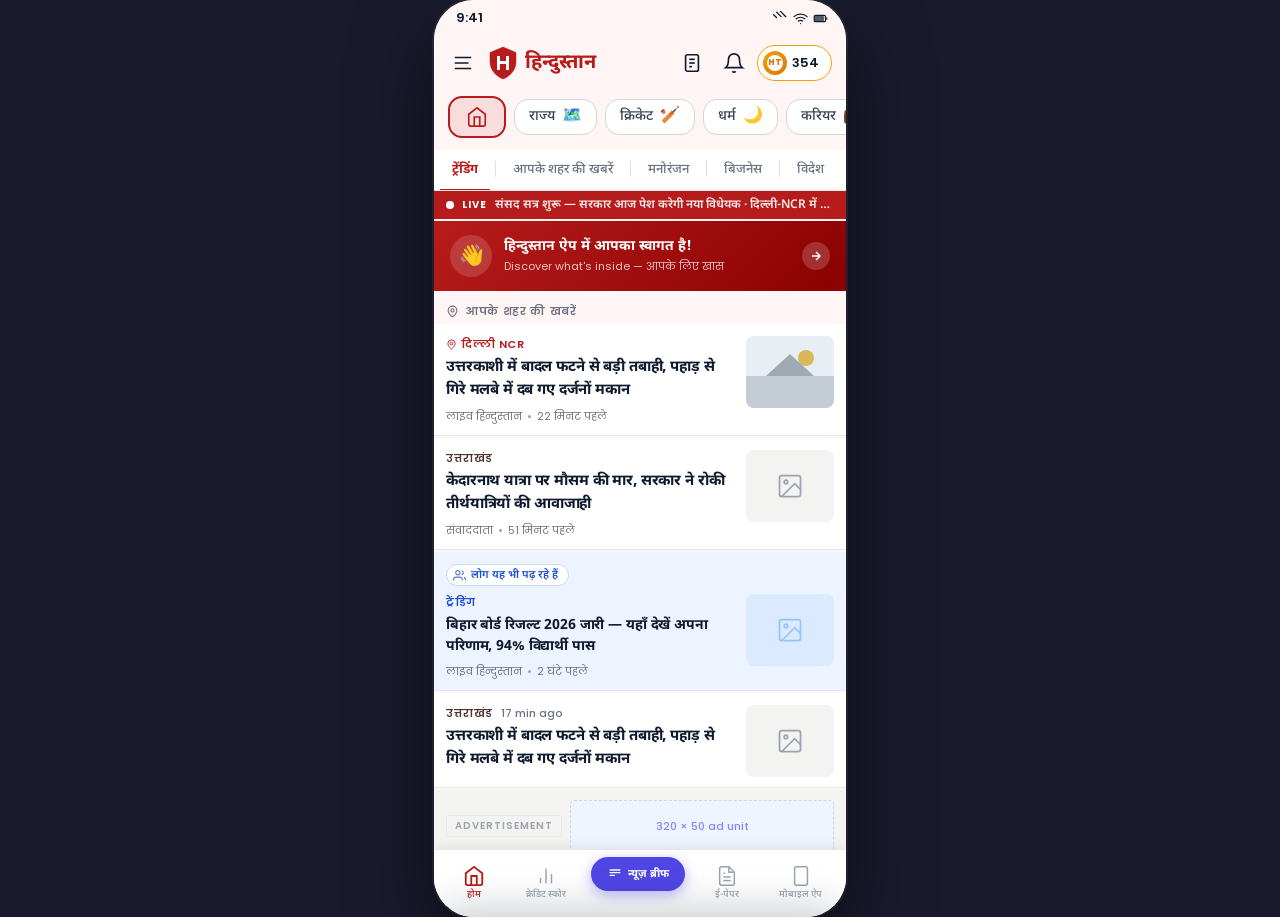
<file: lh-home-screen.html>
<!DOCTYPE html>
<html lang="hi" dir="ltr">
<head>
  <meta charset="utf-8">
  <meta name="viewport" content="width=device-width, initial-scale=1.0">
  <title>लाइव हिन्दुस्तान — होम</title>
  <link rel="preconnect" href="https://fonts.googleapis.com">
  <link rel="preconnect" href="https://fonts.gstatic.com" crossorigin>
  <link href="https://fonts.googleapis.com/css2?family=Noto+Sans+Devanagari:wght@400;500;700&family=Poppins:wght@400;500;600;700&display=swap" rel="stylesheet">
  <style>
    /* ─── Tokens ─────────────────────────────────────── */
    :root {
      --khabar-50:  #FFF5F5;
      --khabar-100: #FFCDD2;
      --khabar-600: #B71C1C;
      --khabar-700: #9E1414;

      --ink-900: #0F1A2E;
      --ink-700: #374151;
      --ink-500: #6B7280;
      --ink-300: #9CA3AF;
      --ink-100: #E5E7EB;

      --paper:          #FAFAF8;
      --surface:        #FFFFFF;
      --surface-raised: #F3F4F2;
      --line:           #E5E7EB;
      --line-strong:    #D1D5DB;

      --cat-sports:            #E65100;
      --cat-sports-bg:         #FFF3E0;
      --cat-entertainment:     #6A1B9A;
      --cat-entertainment-bg:  #F3E5F5;
      --cat-national:          #4E342E;
      --cat-national-bg:       #EFEBE9;
      --cat-info:              #0277BD;
      --cat-info-bg:           #E1F5FE;
      --cat-local:             #1B5E20;
      --cat-local-bg:          #E8F5E9;

      --coin-gold: #F59E0B;

      --radius-sm:   4px;
      --radius-md:   8px;
      --radius-lg:  12px;
      --radius-full: 9999px;

      --shadow-xs: 0 1px 2px rgba(15,26,46,0.06);
      --shadow-sm: 0 2px 8px rgba(15,26,46,0.10);

      --duration-sm: 160ms;
      --duration-md: 240ms;
      --ease-out: cubic-bezier(0.16,1,0.3,1);

      --font-deva:  'Noto Sans Devanagari', sans-serif;
      --font-latin: 'Poppins', sans-serif;

      /* phone frame */
      --frame-w: 412px;
      --frame-h: 917px;
    }

    *, *::before, *::after { box-sizing: border-box; margin: 0; padding: 0; }
    html { background: #1a1a2e; min-height: 100vh; display: flex; align-items: center; justify-content: center; }
    body { font-family: var(--font-deva); color: var(--ink-900); -webkit-font-smoothing: antialiased; }
    a { color: inherit; text-decoration: none; }
    img, svg { display: block; }
    button { font: inherit; cursor: pointer; border: none; background: none; }

    /* ─── Phone Frame ─────────────────────────────────── */
    .phone-frame {
      width: var(--frame-w);
      height: var(--frame-h);
      background: var(--khabar-50);
      border-radius: 40px;
      overflow: hidden;
      position: relative;
      box-shadow: 0 32px 80px rgba(0,0,0,0.55), 0 0 0 2px rgba(255,255,255,0.08);
      display: flex;
      flex-direction: column;
    }

    /* ─── Top Nav Wrapper — single edge-to-edge pink block ── */
    .top-nav-block {
      background: var(--khabar-50);
      flex-shrink: 0;
      width: 100%;
    }

    /* ─── Status Bar ──────────────────────────────────── */
    .status-bar {
      background: transparent;
      height: 36px;
      display: flex;
      align-items: center;
      justify-content: space-between;
      padding: 0 18px 0 22px;
    }
    .status-time {
      font-family: var(--font-latin);
      font-size: 13px;
      font-weight: 600;
      color: var(--ink-900);
    }
    .status-icons {
      display: flex;
      align-items: center;
      gap: 5px;
      color: var(--ink-900);
    }
    .status-icons svg { width:15px; height:15px; stroke:currentColor; stroke-width:2; fill:none; }

    /* ─── App Header ──────────────────────────────────── */
    .app-header {
      background: transparent;
    }
    .app-header-row {
      height: 54px;
      display: flex;
      align-items: center;
      justify-content: space-between;
      padding: 0 14px 0 10px;
    }
    .header-left {
      display: flex;
      align-items: center;
      gap: 6px;
    }
    .icon-btn {
      width: 38px;
      height: 38px;
      display: grid;
      place-items: center;
      border-radius: var(--radius-sm);
      color: var(--ink-900);
      transition: background var(--duration-sm);
    }
    .icon-btn:hover { background: rgba(0,0,0,0.05); }
    .icon-btn svg { width:22px; height:22px; stroke:currentColor; stroke-width:1.8; fill:none; }

    /* HT Shield logo */
    .lh-wordmark {
      display: flex;
      align-items: center;
      gap: 7px;
    }
    .ht-shield {
      width: 30px; height: 34px;
      flex-shrink: 0;
    }
    .lh-brand-text {
      font-family: var(--font-deva);
      font-size: 20px;
      font-weight: 700;
      color: var(--khabar-600);
      letter-spacing: -0.02em;
      line-height: 1;
    }

    .header-right {
      display: flex;
      align-items: center;
      gap: 4px;
    }
    .coin-badge {
      display: flex;
      align-items: center;
      gap: 5px;
      background: var(--surface);
      border: 1.5px solid var(--coin-gold);
      border-radius: var(--radius-full);
      padding: 5px 12px 5px 5px;
      font-family: var(--font-latin);
      font-size: 13px;
      font-weight: 600;
      color: var(--ink-900);
    }
    .coin-circle {
      width: 24px; height: 24px;
      background: linear-gradient(135deg, #F59E0B, #D97706);
      border-radius: 50%;
      display: flex; align-items: center; justify-content: center;
    }
    .coin-circle-inner {
      width: 16px; height: 16px;
      background: var(--surface);
      border-radius: 50%;
      display: flex; align-items: center; justify-content: center;
      font-family: var(--font-latin);
      font-size: 8px;
      font-weight: 800;
      color: #D97706;
    }

    /* ─── Category Nav ────────────────────────────────── */
    .category-nav {
      background: transparent;
      overflow-x: auto;
      scrollbar-width: none;
      -webkit-overflow-scrolling: touch;
      padding: 6px 14px 12px;
      display: flex;
      gap: 8px;
      align-items: center;
    }
    .category-nav::-webkit-scrollbar { display: none; }

    /* Inactive pill */
    .cat-pill {
      display: flex;
      align-items: center;
      gap: 7px;
      padding: 8px 14px;
      border-radius: 14px;
      border: 1.5px solid var(--line-strong);
      font-family: var(--font-deva);
      font-size: 14px;
      font-weight: 500;
      color: var(--ink-700);
      white-space: nowrap;
      flex-shrink: 0;
      background: var(--surface);
      transition: all var(--duration-sm);
      line-height: 1.3;
    }
    .cat-pill:hover { border-color: var(--khabar-600); color: var(--khabar-600); }
    .cat-pill .pill-icon { font-size: 16px; line-height: 1; }

    /* Active pill — home */
    .cat-pill.active {
      background: #F9DCDC;
      border: 2px solid var(--khabar-600);
      color: var(--khabar-600);
      font-weight: 700;
      padding: 8px 16px;
    }
    .cat-pill.active svg { stroke: var(--khabar-600); }
    .cat-home-icon { width:22px; height:22px; stroke:var(--khabar-600); stroke-width:1.8; fill:none; flex-shrink:0; }

    /* ─── Sub Nav ─────────────────────────────────────── */
    .sub-nav {
      background: var(--surface);
      overflow-x: auto;
      scrollbar-width: none;
      flex-shrink: 0;
      border-bottom: 1px solid var(--line);
      width: 100%;
    }
    .sub-nav::-webkit-scrollbar { display: none; }
    .sub-nav-inner {
      display: flex;
      align-items: center;
      padding: 0 6px;
    }
    .sub-tab {
      padding: 11px 12px;
      font-family: var(--font-deva);
      font-size: 13px;
      font-weight: 500;
      color: var(--ink-500);
      white-space: nowrap;
      border-bottom: 2.5px solid transparent;
      margin-bottom: -1px;
      transition: all var(--duration-sm);
      flex-shrink: 0;
    }
    .sub-tab:hover { color: var(--khabar-600); }
    .sub-tab.active {
      color: var(--khabar-600);
      border-bottom-color: var(--khabar-600);
      font-weight: 700;
    }
    .sub-pipe {
      color: var(--line-strong);
      font-size: 16px;
      font-weight: 300;
      flex-shrink: 0;
      user-select: none;
      padding: 0 1px;
    }

    /* ─── Feed ────────────────────────────────────────── */
    .feed {
      flex: 1;
      overflow-y: auto;
      background: var(--khabar-50);
      scrollbar-width: none;
      padding-bottom: 72px; /* bottom nav clearance */
    }
    .feed::-webkit-scrollbar { display: none; }

    /* Section label */
    .section-label {
      display: flex;
      align-items: center;
      gap: 6px;
      padding: 10px 12px 4px;
      font-family: var(--font-latin);
      font-size: 11px;
      font-weight: 600;
      letter-spacing: 0.06em;
      text-transform: uppercase;
      color: var(--ink-500);
    }
    .section-label svg { width:13px; height:13px; stroke:currentColor; stroke-width:2; fill:none; }

    /* ── News Card ── */
    .news-card {
      background: var(--surface);
      margin: 0 0 2px;
      padding: 12px 12px 10px;
      display: flex;
      gap: 10px;
      align-items: flex-start;
      border-bottom: 1px solid var(--line);
    }
    .news-card:first-of-type { margin-top: 0; }

    .card-body { flex: 1; min-width: 0; }
    .card-cat {
      font-family: var(--font-latin);
      font-size: 11px;
      font-weight: 600;
      letter-spacing: 0.05em;
      text-transform: uppercase;
      color: var(--khabar-600);
      margin-bottom: 4px;
      display: flex;
      align-items: center;
      gap: 4px;
    }
    .card-cat svg { width:11px; height:11px; stroke:currentColor; stroke-width:2; fill:none; }
    .card-cat.cat-uttarakhand { color: var(--cat-national); }
    .card-cat.cat-sports      { color: var(--cat-sports); }
    .card-cat.cat-entertainment { color: var(--cat-entertainment); }

    .card-headline {
      font-family: var(--font-deva);
      font-size: 15px;
      font-weight: 700;
      line-height: 1.5;
      color: var(--ink-900);
      letter-spacing: -0.01em;
      margin-bottom: 6px;
      display: -webkit-box;
      -webkit-line-clamp: 3;
      -webkit-box-orient: vertical;
      overflow: hidden;
    }
    .card-meta {
      font-family: var(--font-latin);
      font-size: 11px;
      color: var(--ink-500);
      display: flex;
      align-items: center;
      gap: 6px;
    }
    .card-meta .dot { width:3px; height:3px; background:var(--ink-300); border-radius:50%; flex-shrink:0; }

    .card-thumb {
      width: 88px;
      height: 72px;
      border-radius: var(--radius-md);
      overflow: hidden;
      flex-shrink: 0;
      background: var(--surface-raised);
      position: relative;
    }
    .card-thumb img { width:100%; height:100%; object-fit:cover; }
    /* placeholder thumb */
    .card-thumb.placeholder {
      display: flex; align-items: center; justify-content: center;
    }
    .card-thumb.placeholder svg { width:28px; height:28px; stroke:var(--ink-300); stroke-width:1.5; fill:none; }

    /* ── Trending card (light blue bg) ── */
    .card-trending {
      background: #EEF4FF;
      border-bottom: 1px solid #DBEAFE;
      margin: 0 0 2px;
      padding: 12px 12px 10px;
    }
    .trending-chip {
      display: inline-flex;
      align-items: center;
      gap: 5px;
      background: var(--surface);
      border: 1px solid #BFDBFE;
      border-radius: var(--radius-full);
      padding: 3px 10px 3px 6px;
      font-family: var(--font-deva);
      font-size: 11px;
      font-weight: 600;
      color: #1D4ED8;
      margin-bottom: 8px;
    }
    .trending-chip svg { width:13px; height:13px; stroke:#1D4ED8; stroke-width:1.8; fill:none; }
    .card-trending .card-headline { font-size: 15px; }

    /* ── Ad strip ── */
    .ad-strip {
      background: var(--surface-raised);
      margin: 2px 0;
      padding: 10px 12px;
      display: flex;
      align-items: center;
      justify-content: center;
      gap: 8px;
    }
    .ad-label {
      font-family: var(--font-latin);
      font-size: 10px;
      font-weight: 600;
      letter-spacing: 0.1em;
      color: var(--ink-300);
      text-transform: uppercase;
      border: 1px solid var(--line);
      padding: 2px 8px;
      border-radius: 2px;
    }
    .ad-banner {
      flex: 1;
      height: 52px;
      background: #F0F4FF;
      border-radius: var(--radius-sm);
      border: 1px dashed #C7D2FE;
      display: flex; align-items: center; justify-content: center;
    }
    .ad-banner-text {
      font-family: var(--font-latin);
      font-size: 11px;
      color: #818CF8;
      font-weight: 500;
    }

    /* ── Breaking strip ── */
    .breaking-strip {
      background: var(--khabar-600);
      padding: 6px 12px;
      display: flex;
      align-items: center;
      gap: 8px;
      margin: 0 0 2px;
    }
    .live-dot {
      width: 8px; height: 8px;
      background: #fff;
      border-radius: 50%;
      flex-shrink: 0;
      animation: pulse-live 1.6s ease-in-out infinite;
    }
    @keyframes pulse-live {
      0%, 100% { opacity: 1; }
      50% { opacity: 0.3; }
    }
    .breaking-label {
      font-family: var(--font-latin);
      font-size: 10px;
      font-weight: 700;
      letter-spacing: 0.1em;
      color: #fff;
      text-transform: uppercase;
      flex-shrink: 0;
    }
    .breaking-text {
      font-family: var(--font-deva);
      font-size: 12px;
      font-weight: 600;
      color: rgba(255,255,255,0.92);
      white-space: nowrap;
      overflow: hidden;
      text-overflow: ellipsis;
    }

    /* ─── Bottom Tab Bar ──────────────────────────────── */
    .bottom-nav {
      position: absolute;
      bottom: 0; left: 0; right: 0;
      height: 68px;
      background: var(--surface);
      border-top: 1px solid var(--line);
      display: flex;
      align-items: center;
      justify-content: space-around;
      padding: 0 6px 8px;
      box-shadow: 0 -2px 12px rgba(15,26,46,0.08);
      z-index: 20;
    }
    .tab-item {
      display: flex;
      flex-direction: column;
      align-items: center;
      gap: 3px;
      padding: 6px 10px 0;
      min-width: 52px;
      color: var(--ink-300);
      transition: color var(--duration-sm);
    }
    .tab-item svg { width:22px; height:22px; stroke:currentColor; stroke-width:1.6; fill:none; }
    .tab-label {
      font-family: var(--font-deva);
      font-size: 9.5px;
      font-weight: 500;
      line-height: 1;
      white-space: nowrap;
    }
    .tab-item.active { color: var(--khabar-600); }
    .tab-item.active svg { stroke-width: 2; }

    .tab-center {
      display: flex;
      flex-direction: column;
      align-items: center;
      gap: 3px;
      margin-top: -12px;
    }
    .tab-center-pill {
      background: #4F46E5;
      border-radius: var(--radius-full);
      padding: 9px 16px;
      display: flex;
      align-items: center;
      gap: 5px;
      box-shadow: 0 4px 14px rgba(79,70,229,0.4);
    }
    .tab-center-pill svg { width:16px; height:16px; stroke:#fff; stroke-width:2; fill:none; }
    .tab-center-label {
      font-family: var(--font-deva);
      font-size: 11px;
      font-weight: 700;
      color: #fff;
      white-space: nowrap;
    }
    .tab-center .tab-label { font-size: 9.5px; color: var(--ink-300); }

    /* ─── Welcome Entry Banner ───────────────────────── */
    .welcome-entry {
      width: 100%;
      margin: 0 0 2px;
      background: linear-gradient(135deg, var(--khabar-600) 0%, #8B0000 100%);
      padding: 14px 16px;
      display: flex;
      align-items: center;
      gap: 12px;
      cursor: pointer;
      text-align: left;
      border-radius: 0;
      transition: opacity var(--duration-sm);
    }
    .welcome-entry:hover { opacity: 0.93; }
    .welcome-entry:active { opacity: 0.85; }
    .we-icon {
      width: 42px; height: 42px;
      background: rgba(255,255,255,0.15);
      border-radius: 50%;
      display: flex; align-items: center; justify-content: center;
      flex-shrink: 0;
      font-size: 20px;
    }
    .we-text { flex: 1; min-width: 0; }
    .we-title {
      font-family: var(--font-deva);
      font-size: 14px;
      font-weight: 700;
      color: #fff;
      line-height: 1.4;
      margin-bottom: 2px;
    }
    .we-sub {
      font-family: var(--font-latin);
      font-size: 11px;
      color: rgba(255,255,255,0.75);
    }
    .we-arrow {
      width: 28px; height: 28px;
      background: rgba(255,255,255,0.18);
      border-radius: 50%;
      display: flex; align-items: center; justify-content: center;
      flex-shrink: 0;
      color: #fff;
    }
    .we-arrow svg { width:14px; height:14px; stroke:#fff; stroke-width:2.5; fill:none; }

    /* ─── Bottom Sheet Overlay ────────────────────────── */
    .sheet-scrim {
      position: absolute;
      inset: 0;
      background: rgba(15,26,46,0.55);
      backdrop-filter: blur(2px);
      z-index: 40;
      opacity: 0;
      pointer-events: none;
      transition: opacity 0.32s var(--ease-out);
    }
    .sheet-scrim.open {
      opacity: 1;
      pointer-events: auto;
    }

    .welcome-sheet {
      position: absolute;
      bottom: 0; left: 0; right: 0;
      background: var(--surface);
      border-radius: 20px 20px 0 0;
      z-index: 50;
      display: flex;
      flex-direction: column;
      max-height: 88%;
      box-shadow: 0 -8px 40px rgba(15,26,46,0.22);
      transform: translateY(100%);
      transition: transform 0.44s var(--ease-out);
    }
    .welcome-sheet.open {
      transform: translateY(0);
    }

    .ws-grip {
      width: 36px; height: 4px;
      background: var(--line-strong);
      border-radius: var(--radius-full);
      margin: 10px auto 0;
      flex-shrink: 0;
    }
    .ws-header {
      display: flex;
      align-items: flex-start;
      gap: 10px;
      padding: 14px 16px 12px;
      flex-shrink: 0;
    }
    .ws-wave { font-size: 28px; line-height: 1; flex-shrink: 0; }
    .ws-title-block { flex: 1; min-width: 0; }
    .ws-title {
      font-family: var(--font-deva);
      font-size: 17px;
      font-weight: 700;
      color: var(--ink-900);
      line-height: 1.4;
      margin-bottom: 3px;
    }
    .ws-sub {
      font-family: var(--font-latin);
      font-size: 12px;
      color: var(--ink-500);
      line-height: 1.4;
    }
    .ws-close {
      width: 32px; height: 32px;
      border-radius: 50%;
      background: var(--surface-raised);
      display: flex; align-items: center; justify-content: center;
      flex-shrink: 0;
      color: var(--ink-500);
    }
    .ws-close svg { width:16px; height:16px; stroke:currentColor; stroke-width:2; fill:none; }
    .ws-divider { height: 1px; background: var(--line); margin: 0 16px; flex-shrink: 0; }

    .ws-body {
      flex: 1;
      overflow-y: auto;
      padding: 12px 16px 0;
      scrollbar-width: none;
    }
    .ws-body::-webkit-scrollbar { display: none; }

    /* ─── Feature Cards (showcase-matched style) ─────── */
    .feat-card {
      border-radius: 12px;
      margin-bottom: 10px;
      overflow: hidden;
    }
    .fc-local  { background: #E8F5E9; }
    .fc-kaam   { background: #FFF3E0; }
    .fc-jobs   { background: #E8EAF6; }
    .fc-astro  { background: #F3E5F5; }
    .fc-sports { background: #FFF5F5; }

    .feat-card-header {
      display: flex;
      align-items: center;
      gap: 10px;
      padding: 12px 12px 8px;
    }
    .feat-icon {
      width: 40px; height: 40px;
      border-radius: 10px;
      display: flex; align-items: center; justify-content: center;
      flex-shrink: 0;
    }
    .feat-icon svg { width:22px; height:22px; stroke:currentColor; stroke-width:1.6; fill:none; }
    .fi-local  { background: #C8E6C9; color: #1B5E20; }
    .fi-kaam   { background: #FFE0B2; color: #E65100; }
    .fi-jobs   { background: #C5CAE9; color: #1A237E; }
    .fi-astro  { background: #E1BEE7; color: #6A1B9A; }
    .fi-sports { background: #FFCDD2; color: var(--khabar-600); }

    .feat-text { flex: 1; min-width: 0; }
    .feat-name {
      font-family: var(--font-deva);
      font-size: 14px;
      font-weight: 700;
      color: var(--ink-900);
      line-height: 1.3;
    }
    .feat-desc {
      font-family: var(--font-deva);
      font-size: 11px;
      color: var(--ink-500);
      line-height: 1.4;
    }
    .feat-chevron { color: var(--ink-300); flex-shrink: 0; margin-left: auto; }
    .feat-chevron svg { width:16px; height:16px; stroke:currentColor; stroke-width:2; fill:none; }

    .feat-news-list {
      margin: 0 12px 12px;
      background: rgba(255,255,255,0.72);
      border-radius: 8px;
      overflow: hidden;
      border: 1px solid rgba(0,0,0,0.05);
    }
    .feat-news-item {
      display: flex;
      align-items: flex-start;
      gap: 7px;
      padding: 7px 10px;
      border-bottom: 1px solid rgba(0,0,0,0.05);
      font-family: var(--font-deva);
      font-size: 11.5px;
      line-height: 1.45;
      color: var(--ink-700);
    }
    .feat-news-item:last-child { border-bottom: none; }
    .feat-news-dot {
      width: 5px; height: 5px;
      border-radius: 50%;
      flex-shrink: 0;
      margin-top: 5px;
    }
    .fc-local  .feat-news-dot { background: #1B5E20; }
    .fc-kaam   .feat-news-dot { background: #E65100; }
    .fc-jobs   .feat-news-dot { background: #1A237E; }
    .fc-astro  .feat-news-dot { background: #6A1B9A; }
    .fc-sports .feat-news-dot { background: var(--khabar-600); }

    .ws-footer {
      padding: 14px 16px;
      flex-shrink: 0;
      border-top: 1px solid var(--line);
    }
    .ws-cta {
      width: 100%;
      height: 48px;
      background: var(--khabar-600);
      color: #fff;
      border-radius: var(--radius-sm);
      font-family: var(--font-deva);
      font-size: 15px;
      font-weight: 700;
      display: flex;
      align-items: center;
      justify-content: center;
      gap: 8px;
      transition: background var(--duration-sm);
    }
    .ws-cta:hover { background: var(--khabar-700); }
    .ws-cta svg { width:18px; height:18px; stroke:#fff; stroke-width:2.5; fill:none; }

    /* ─── Reduced motion ──────────────────────────────── */
    @media (prefers-reduced-motion: reduce) {
      *, *::before, *::after { animation-duration: 0.01ms !important; transition-duration: 0.01ms !important; }
    }
  </style>
</head>
<body>

<div class="phone-frame" id="homeScreen">

  <!-- ── Top Nav — single edge-to-edge pink block ── -->
  <div class="top-nav-block">

  <!-- Status bar -->
  <div class="status-bar">
    <span class="status-time">9:41</span>
    <span class="status-icons">
      <svg viewBox="0 0 24 24"><path d="M1 6l4.5 4.5M6 2l7 7M11.5 0l9 9M16 5l4 4" stroke-linecap="round"/></svg>
      <svg viewBox="0 0 24 24"><path d="M5 12.55a11 11 0 0 1 14.08 0M1.42 9a16 16 0 0 1 21.16 0M8.53 16.11a6 6 0 0 1 6.95 0M12 20h.01" stroke-linecap="round"/></svg>
      <svg viewBox="0 0 24 24"><rect x="2" y="7" width="18" height="10" rx="2"/><path d="M22 11v2" stroke-linecap="round"/><rect x="3.5" y="8.5" width="13" height="7" rx="1" fill="currentColor" opacity="0.7"/></svg>
    </span>
  </div>

  <!-- App Header -->
  <header class="app-header">
    <div class="app-header-row">
      <div class="header-left">
        <!-- Hamburger -->
        <button class="icon-btn" aria-label="मेन्यू">
          <svg viewBox="0 0 24 24"><line x1="3" y1="6" x2="21" y2="6"/><line x1="3" y1="12" x2="18" y2="12"/><line x1="3" y1="18" x2="21" y2="18"/></svg>
        </button>
        <!-- HT Shield wordmark -->
        <a href="#" class="lh-wordmark" aria-label="लाइव हिन्दुस्तान होम">
          <!-- Shield SVG matching the app logo -->
          <svg class="ht-shield" viewBox="0 0 30 34" fill="none" xmlns="http://www.w3.org/2000/svg" aria-hidden="true">
            <path d="M15 1L2 6.5V16C2 23.5 7.8 30.4 15 33C22.2 30.4 28 23.5 28 16V6.5L15 1Z" fill="#B71C1C" stroke="#B71C1C" stroke-width="0.5"/>
            <path d="M9 10h3v5h6v-5h3v14h-3v-6H12v6H9V10Z" fill="white"/>
          </svg>
          <span class="lh-brand-text">हिन्दुस्तान</span>
        </a>
      </div>
      <div class="header-right">
        <!-- Square note/bookmark icon -->
        <button class="icon-btn" aria-label="सहेजी खबरें">
          <svg viewBox="0 0 24 24"><rect x="5" y="3" width="14" height="18" rx="2"/><line x1="9" y1="8" x2="15" y2="8"/><line x1="9" y1="12" x2="15" y2="12"/><line x1="9" y1="16" x2="12" y2="16"/></svg>
        </button>
        <!-- Bell -->
        <button class="icon-btn" aria-label="सूचनाएँ">
          <svg viewBox="0 0 24 24"><path d="M18 8A6 6 0 0 0 6 8c0 7-3 9-3 9h18s-3-2-3-9"/><path d="M13.73 21a2 2 0 0 1-3.46 0"/></svg>
        </button>
        <!-- HT Coin badge -->
        <button class="coin-badge" aria-label="HT सिक्के: 354">
          <div class="coin-circle">
            <div class="coin-circle-inner">HT</div>
          </div>
          <span>354</span>
        </button>
      </div>
    </div>
  </header>

  <!-- Category Nav Pills -->
  <nav class="category-nav" aria-label="श्रेणियाँ">
    <!-- Active: Home only shows icon -->
    <button class="cat-pill active" aria-current="true" aria-label="होम">
      <svg class="cat-home-icon" viewBox="0 0 24 24"><path d="M3 9l9-7 9 7v11a2 2 0 0 1-2 2H5a2 2 0 0 1-2-2z"/><polyline points="9 22 9 12 15 12 15 22"/></svg>
    </button>
    <button class="cat-pill">
      राज्य
      <span class="pill-icon" aria-hidden="true">🗺️</span>
    </button>
    <button class="cat-pill">
      क्रिकेट
      <span class="pill-icon" aria-hidden="true">🏏</span>
    </button>
    <button class="cat-pill">
      धर्म
      <span class="pill-icon" aria-hidden="true">🌙</span>
    </button>
    <button class="cat-pill">
      करियर
      <span class="pill-icon" aria-hidden="true">💼</span>
    </button>
    <button class="cat-pill">
      बिजनेस
      <span class="pill-icon" aria-hidden="true">📈</span>
    </button>
    <button class="cat-pill">
      राशिफल
      <span class="pill-icon" aria-hidden="true">⭐</span>
    </button>
    <button class="cat-pill">
      मनोरंजन
      <span class="pill-icon" aria-hidden="true">🎬</span>
    </button>
  </nav>

  </div><!-- /top-nav-block -->

  <!-- Sub Nav with pipe separators -->
  <nav class="sub-nav" aria-label="उप-श्रेणियाँ">
    <div class="sub-nav-inner">
      <button class="sub-tab active" aria-current="true">ट्रेंडिंग</button>
      <span class="sub-pipe" aria-hidden="true">|</span>
      <button class="sub-tab">आपके शहर की खबरें</button>
      <span class="sub-pipe" aria-hidden="true">|</span>
      <button class="sub-tab">मनोरंजन</button>
      <span class="sub-pipe" aria-hidden="true">|</span>
      <button class="sub-tab">बिजनेस</button>
      <span class="sub-pipe" aria-hidden="true">|</span>
      <button class="sub-tab">विदेश</button>
    </div>
  </nav>

  <!-- Breaking strip -->
  <div class="breaking-strip" role="marquee" aria-live="polite">
    <div class="live-dot" aria-hidden="true"></div>
    <span class="breaking-label">LIVE</span>
    <span class="breaking-text">संसद सत्र शुरू — सरकार आज पेश करेगी नया विधेयक · दिल्ली-NCR में भारी बारिश का अनुमान</span>
  </div>

  <!-- News Feed -->
  <main class="feed" id="main" aria-label="खबरें">

    <!-- ── Welcome entry banner ── -->
    <button class="welcome-entry" onclick="window.location.href='lh-feature-showcase.html'" aria-label="ऐप की विशेषताएँ देखें">
      <div class="we-icon" aria-hidden="true">👋</div>
      <div class="we-text">
        <div class="we-title">हिन्दुस्तान ऐप में आपका स्वागत है!</div>
        <div class="we-sub">Discover what's inside — आपके लिए खास</div>
      </div>
      <div class="we-arrow" aria-hidden="true">
        <svg viewBox="0 0 24 24"><path d="M5 12h14M12 5l7 7-7 7"/></svg>
      </div>
    </button>

    <!-- Section: आपके शहर की खबरें -->
    <div class="section-label">
      <svg viewBox="0 0 24 24"><path d="M20 10c0 6-8 12-8 12s-8-6-8-12a8 8 0 0 1 16 0Z"/><circle cx="12" cy="10" r="3"/></svg>
      आपके शहर की खबरें
    </div>

    <!-- Card 1 – Local lead -->
    <article class="news-card">
      <div class="card-body">
        <div class="card-cat">
          <svg viewBox="0 0 24 24"><path d="M20 10c0 6-8 12-8 12s-8-6-8-12a8 8 0 0 1 16 0Z"/><circle cx="12" cy="10" r="3"/></svg>
          दिल्ली NCR
        </div>
        <h2 class="card-headline">उत्तरकाशी में बादल फटने से बड़ी तबाही, पहाड़ से गिरे मलबे में दब गए दर्जनों मकान</h2>
        <div class="card-meta">
          <span>लाइव हिन्दुस्तान</span>
          <span class="dot"></span>
          <time datetime="2026-06-29T10:00">22 मिनट पहले</time>
        </div>
      </div>
      <div class="card-thumb">
        <svg viewBox="0 0 88 72" xmlns="http://www.w3.org/2000/svg">
          <rect width="88" height="72" fill="#E9EEF5"/>
          <rect x="0" y="40" width="88" height="32" fill="#C4CDD6"/>
          <path d="M20 40 L44 18 L68 40 Z" fill="#A0AAB4"/>
          <circle cx="60" cy="22" r="8" fill="#D4A017" opacity="0.7"/>
        </svg>
      </div>
    </article>

    <!-- Card 2 – Local -->
    <article class="news-card">
      <div class="card-body">
        <div class="card-cat cat-uttarakhand">उत्तराखंड</div>
        <h2 class="card-headline">केदारनाथ यात्रा पर मौसम की मार, सरकार ने रोकी तीर्थयात्रियों की आवाजाही</h2>
        <div class="card-meta">
          <span>संवाददाता</span>
          <span class="dot"></span>
          <time datetime="2026-06-29T09:30">51 मिनट पहले</time>
        </div>
      </div>
      <div class="card-thumb placeholder">
        <svg viewBox="0 0 24 24"><rect x="3" y="3" width="18" height="18" rx="2"/><circle cx="8.5" cy="8.5" r="1.5"/><polyline points="21 15 16 10 5 21"/></svg>
      </div>
    </article>

    <!-- Trending card -->
    <div class="card-trending">
      <div class="trending-chip">
        <svg viewBox="0 0 24 24"><path d="M17 21v-2a4 4 0 0 0-4-4H5a4 4 0 0 0-4 4v2"/><circle cx="9" cy="7" r="4"/><path d="M23 21v-2a4 4 0 0 0-3-3.87"/><path d="M16 3.13a4 4 0 0 1 0 7.75"/></svg>
        लोग यह भी पढ़ रहे हैं
      </div>
      <div style="display:flex; gap:10px; align-items:flex-start;">
        <div class="card-body">
          <div class="card-cat" style="color:#1D4ED8;">ट्रेंडिंग</div>
          <h2 class="card-headline" style="font-size:14px;">बिहार बोर्ड रिजल्ट 2026 जारी — यहाँ देखें अपना परिणाम, 94% विद्यार्थी पास</h2>
          <div class="card-meta">
            <span>लाइव हिन्दुस्तान</span>
            <span class="dot"></span>
            <time datetime="2026-06-29T08:00">2 घंटे पहले</time>
          </div>
        </div>
        <div class="card-thumb placeholder" style="background:#DBEAFE;">
          <svg viewBox="0 0 24 24" style="stroke:#93C5FD;"><rect x="3" y="3" width="18" height="18" rx="2"/><circle cx="8.5" cy="8.5" r="1.5"/><polyline points="21 15 16 10 5 21"/></svg>
        </div>
      </div>
    </div>

    <!-- Card 3 – Standard -->
    <article class="news-card">
      <div class="card-body">
        <div class="card-cat cat-uttarakhand">
          उत्तराखंड
          <span class="dot" style="background:var(--ink-300);"></span>
          <time datetime="2026-06-29T09:24" style="font-size:11px; color:var(--ink-500); text-transform:none; letter-spacing:0; font-weight:500;">17 min ago</time>
        </div>
        <h2 class="card-headline">उत्तरकाशी में बादल फटने से बड़ी तबाही, पहाड़ से गिरे मलबे में दब गए दर्जनों मकान</h2>
      </div>
      <div class="card-thumb placeholder">
        <svg viewBox="0 0 24 24"><rect x="3" y="3" width="18" height="18" rx="2"/><circle cx="8.5" cy="8.5" r="1.5"/><polyline points="21 15 16 10 5 21"/></svg>
      </div>
    </article>

    <!-- Ad strip -->
    <div class="ad-strip" role="complementary" aria-label="विज्ञापन">
      <span class="ad-label">Advertisement</span>
      <div class="ad-banner">
        <span class="ad-banner-text">320 × 50 ad unit</span>
      </div>
    </div>

    <!-- Card 4 – Entertainment -->
    <article class="news-card">
      <div class="card-body">
        <div class="card-cat cat-entertainment">मनोरंजन</div>
        <h2 class="card-headline">सलमान खान की नई फिल्म का ट्रेलर रिलीज, 24 घंटे में 5 करोड़ व्यूज</h2>
        <div class="card-meta">
          <span>मनोरंजन डेस्क</span>
          <span class="dot"></span>
          <time datetime="2026-06-29T07:00">3 घंटे पहले</time>
        </div>
      </div>
      <div class="card-thumb placeholder" style="background:#F3E5F5;">
        <svg viewBox="0 0 24 24" style="stroke:#CE93D8;"><polygon points="5 3 19 12 5 21 5 3"/></svg>
      </div>
    </article>

    <!-- Card 5 – Sports -->
    <article class="news-card">
      <div class="card-body">
        <div class="card-cat cat-sports">क्रिकेट</div>
        <h2 class="card-headline">India vs England: रोहित शर्मा का तूफानी शतक, टीम इंडिया ने बनाए 320 रन</h2>
        <div class="card-meta">
          <span>खेल डेस्क</span>
          <span class="dot"></span>
          <time datetime="2026-06-29T06:30">4 घंटे पहले</time>
          <span class="dot"></span>
          <span>LIVE</span>
        </div>
      </div>
      <div class="card-thumb placeholder" style="background:#FFF3E0;">
        <svg viewBox="0 0 24 24" style="stroke:#FFCC80;"><circle cx="12" cy="12" r="10"/><path d="M4.93 4.93 19.07 19.07"/><path d="M4.93 19.07 19.07 4.93"/></svg>
      </div>
    </article>

  </main>

  <!-- Bottom Navigation -->
  <nav class="bottom-nav" aria-label="मुख्य नेविगेशन">
    <a class="tab-item active" href="#" aria-current="page">
      <svg viewBox="0 0 24 24"><path d="M3 9l9-7 9 7v11a2 2 0 0 1-2 2H5a2 2 0 0 1-2-2z"/><polyline points="9 22 9 12 15 12 15 22"/></svg>
      <span class="tab-label">होम</span>
    </a>
    <a class="tab-item" href="#">
      <svg viewBox="0 0 24 24"><line x1="18" y1="20" x2="18" y2="10"/><line x1="12" y1="20" x2="12" y2="4"/><line x1="6" y1="20" x2="6" y2="14"/></svg>
      <span class="tab-label">क्रेडिट स्कोर</span>
    </a>
    <div class="tab-center">
      <button class="tab-center-pill" aria-label="न्यूज़ ब्रीफ खोलें">
        <svg viewBox="0 0 24 24"><path d="M4 6h16M4 10h16M4 14h8"/></svg>
        <span class="tab-center-label">न्यूज़ ब्रीफ</span>
      </button>
    </div>
    <a class="tab-item" href="#">
      <svg viewBox="0 0 24 24"><path d="M14 2H6a2 2 0 0 0-2 2v16a2 2 0 0 0 2 2h12a2 2 0 0 0 2-2V8z"/><polyline points="14 2 14 8 20 8"/><line x1="16" y1="13" x2="8" y2="13"/><line x1="16" y1="17" x2="8" y2="17"/><polyline points="10 9 9 9 8 9"/></svg>
      <span class="tab-label">ई-पेपर</span>
    </a>
    <a class="tab-item" href="#">
      <svg viewBox="0 0 24 24"><rect x="5" y="2" width="14" height="20" rx="2"/><line x1="12" y1="18" x2="12.01" y2="18"/></svg>
      <span class="tab-label">मोबाइल ऐप</span>
    </a>
  </nav>

  <!-- ── Scrim ── -->
  <div class="sheet-scrim" id="sheetScrim" onclick="closeWelcomeSheet()" aria-hidden="true"></div>

  <!-- ── Welcome Bottom Sheet ── -->
  <div class="welcome-sheet" id="welcomeSheet" role="dialog" aria-modal="true" aria-labelledby="wsTitle">

    <div class="ws-grip" aria-hidden="true"></div>

    <div class="ws-header">
      <span class="ws-wave" aria-hidden="true">👋</span>
      <div class="ws-title-block">
        <div class="ws-title" id="wsTitle">हिन्दुस्तान ऐप में<br>आपका स्वागत है!</div>
        <div class="ws-sub">Discover what's inside — आपके लिए खास</div>
      </div>
      <button class="ws-close" onclick="closeWelcomeSheet()" aria-label="बंद करें">
        <svg viewBox="0 0 24 24"><line x1="18" y1="6" x2="6" y2="18"/><line x1="6" y1="6" x2="18" y2="18"/></svg>
      </button>
    </div>

    <div class="ws-divider" aria-hidden="true"></div>

    <div class="ws-body">

      <!-- स्थानीय खबरें -->
      <div class="feat-card fc-local">
        <div class="feat-card-header">
          <div class="feat-icon fi-local" aria-hidden="true">
            <svg viewBox="0 0 24 24"><path d="M20 10c0 6-8 12-8 12s-8-6-8-12a8 8 0 0 1 16 0Z"/><circle cx="12" cy="10" r="3"/></svg>
          </div>
          <div class="feat-text">
            <div class="feat-name">स्थानीय खबरें</div>
            <div class="feat-desc">शहर-राज्य की हर ताज़ा खबर</div>
          </div>
          <div class="feat-chevron"><svg viewBox="0 0 24 24"><path d="M9 18l6-6-6-6"/></svg></div>
        </div>
        <div class="feat-news-list">
          <div class="feat-news-item"><span class="feat-news-dot"></span><span>दिल्ली में भारी बारिश, कई इलाकों में जलभराव</span></div>
          <div class="feat-news-item"><span class="feat-news-dot"></span><span>UP: किसानों को 1000 करोड़ की राहत</span></div>
        </div>
      </div>

      <!-- काम की खबर -->
      <div class="feat-card fc-kaam">
        <div class="feat-card-header">
          <div class="feat-icon fi-kaam" aria-hidden="true">
            <svg viewBox="0 0 24 24"><path d="M12 2v20M17 5H9.5a3.5 3.5 0 0 0 0 7h5a3.5 3.5 0 0 1 0 7H6"/></svg>
          </div>
          <div class="feat-text">
            <div class="feat-name">काम की खबर</div>
            <div class="feat-desc">रोज़मर्रा की ज़रूरी जानकारी</div>
          </div>
          <div class="feat-chevron"><svg viewBox="0 0 24 24"><path d="M9 18l6-6-6-6"/></svg></div>
        </div>
        <div class="feat-news-list">
          <div class="feat-news-item"><span class="feat-news-dot"></span><span>PM किसान 16वीं किस्त — ऐसे चेक करें स्टेटस</span></div>
          <div class="feat-news-item"><span class="feat-news-dot"></span><span>पेट्रोल-डीजल नए रेट जारी, जानें अपने शहर में</span></div>
        </div>
      </div>

      <!-- सरकारी नौकरी -->
      <div class="feat-card fc-jobs">
        <div class="feat-card-header">
          <div class="feat-icon fi-jobs" aria-hidden="true">
            <svg viewBox="0 0 24 24"><rect x="2" y="7" width="20" height="14" rx="2"/><path d="M16 21V5a2 2 0 0 0-2-2h-4a2 2 0 0 0-2 2v16"/></svg>
          </div>
          <div class="feat-text">
            <div class="feat-name">सरकारी नौकरी</div>
            <div class="feat-desc">Vacancy और परीक्षा अपडेट</div>
          </div>
          <div class="feat-chevron"><svg viewBox="0 0 24 24"><path d="M9 18l6-6-6-6"/></svg></div>
        </div>
        <div class="feat-news-list">
          <div class="feat-news-item"><span class="feat-news-dot"></span><span>UPSC 2025: 1105 पदों पर भर्ती, आवेदन शुरू</span></div>
          <div class="feat-news-item"><span class="feat-news-dot"></span><span>Railway में 35,281 रिक्तियाँ — तारीख 15 जुलाई</span></div>
        </div>
      </div>

      <!-- राशिफल -->
      <div class="feat-card fc-astro">
        <div class="feat-card-header">
          <div class="feat-icon fi-astro" aria-hidden="true">
            <svg viewBox="0 0 24 24"><circle cx="12" cy="12" r="10"/><path d="M12 2a15.3 15.3 0 0 1 4 10 15.3 15.3 0 0 1-4 10 15.3 15.3 0 0 1-4-10 15.3 15.3 0 0 1 4-10z"/><path d="M2 12h20"/></svg>
          </div>
          <div class="feat-text">
            <div class="feat-name">राशिफल</div>
            <div class="feat-desc">आज का राशिफल व पंचांग</div>
          </div>
          <div class="feat-chevron"><svg viewBox="0 0 24 24"><path d="M9 18l6-6-6-6"/></svg></div>
        </div>
        <div class="feat-news-list">
          <div class="feat-news-item"><span class="feat-news-dot"></span><span>मेष राशि: आज धन लाभ के प्रबल योग</span></div>
          <div class="feat-news-item"><span class="feat-news-dot"></span><span>वृषभ राशि: नया काम शुभ, स्वास्थ्य पर ध्यान</span></div>
        </div>
      </div>

      <!-- खेल -->
      <div class="feat-card fc-sports">
        <div class="feat-card-header">
          <div class="feat-icon fi-sports" aria-hidden="true">
            <svg viewBox="0 0 24 24"><circle cx="12" cy="12" r="10"/><path d="M4.93 4.93 19.07 19.07"/><path d="M4.93 19.07 19.07 4.93"/></svg>
          </div>
          <div class="feat-text">
            <div class="feat-name">खेल</div>
            <div class="feat-desc">क्रिकेट लाइव स्कोर और IPL अपडेट</div>
          </div>
          <div class="feat-chevron"><svg viewBox="0 0 24 24"><path d="M9 18l6-6-6-6"/></svg></div>
        </div>
        <div class="feat-news-list">
          <div class="feat-news-item"><span class="feat-news-dot"></span><span>IND vs ENG: रोहित शर्मा का शतक, भारत आगे</span></div>
          <div class="feat-news-item"><span class="feat-news-dot"></span><span>IPL 2025: मुंबई ने चेन्नई को 6 विकेट से हराया</span></div>
        </div>
      </div>

    </div><!-- /ws-body -->

    <div class="ws-footer">
      <button class="ws-cta" onclick="closeWelcomeSheet()">
        शुरू करें
        <svg viewBox="0 0 24 24"><path d="M5 12h14M12 5l7 7-7 7"/></svg>
      </button>
    </div>

  </div><!-- /welcome-sheet -->

</div><!-- /phone-frame -->

<script>
  function openWelcomeSheet() {
    document.getElementById('welcomeSheet').classList.add('open');
    document.getElementById('sheetScrim').classList.add('open');
    document.getElementById('welcomeSheet').focus();
  }
  function closeWelcomeSheet() {
    document.getElementById('welcomeSheet').classList.remove('open');
    document.getElementById('sheetScrim').classList.remove('open');
  }
  // Close on Escape
  document.addEventListener('keydown', function(e) {
    if (e.key === 'Escape') closeWelcomeSheet();
  });
</script>

</body>
</html>
</file>
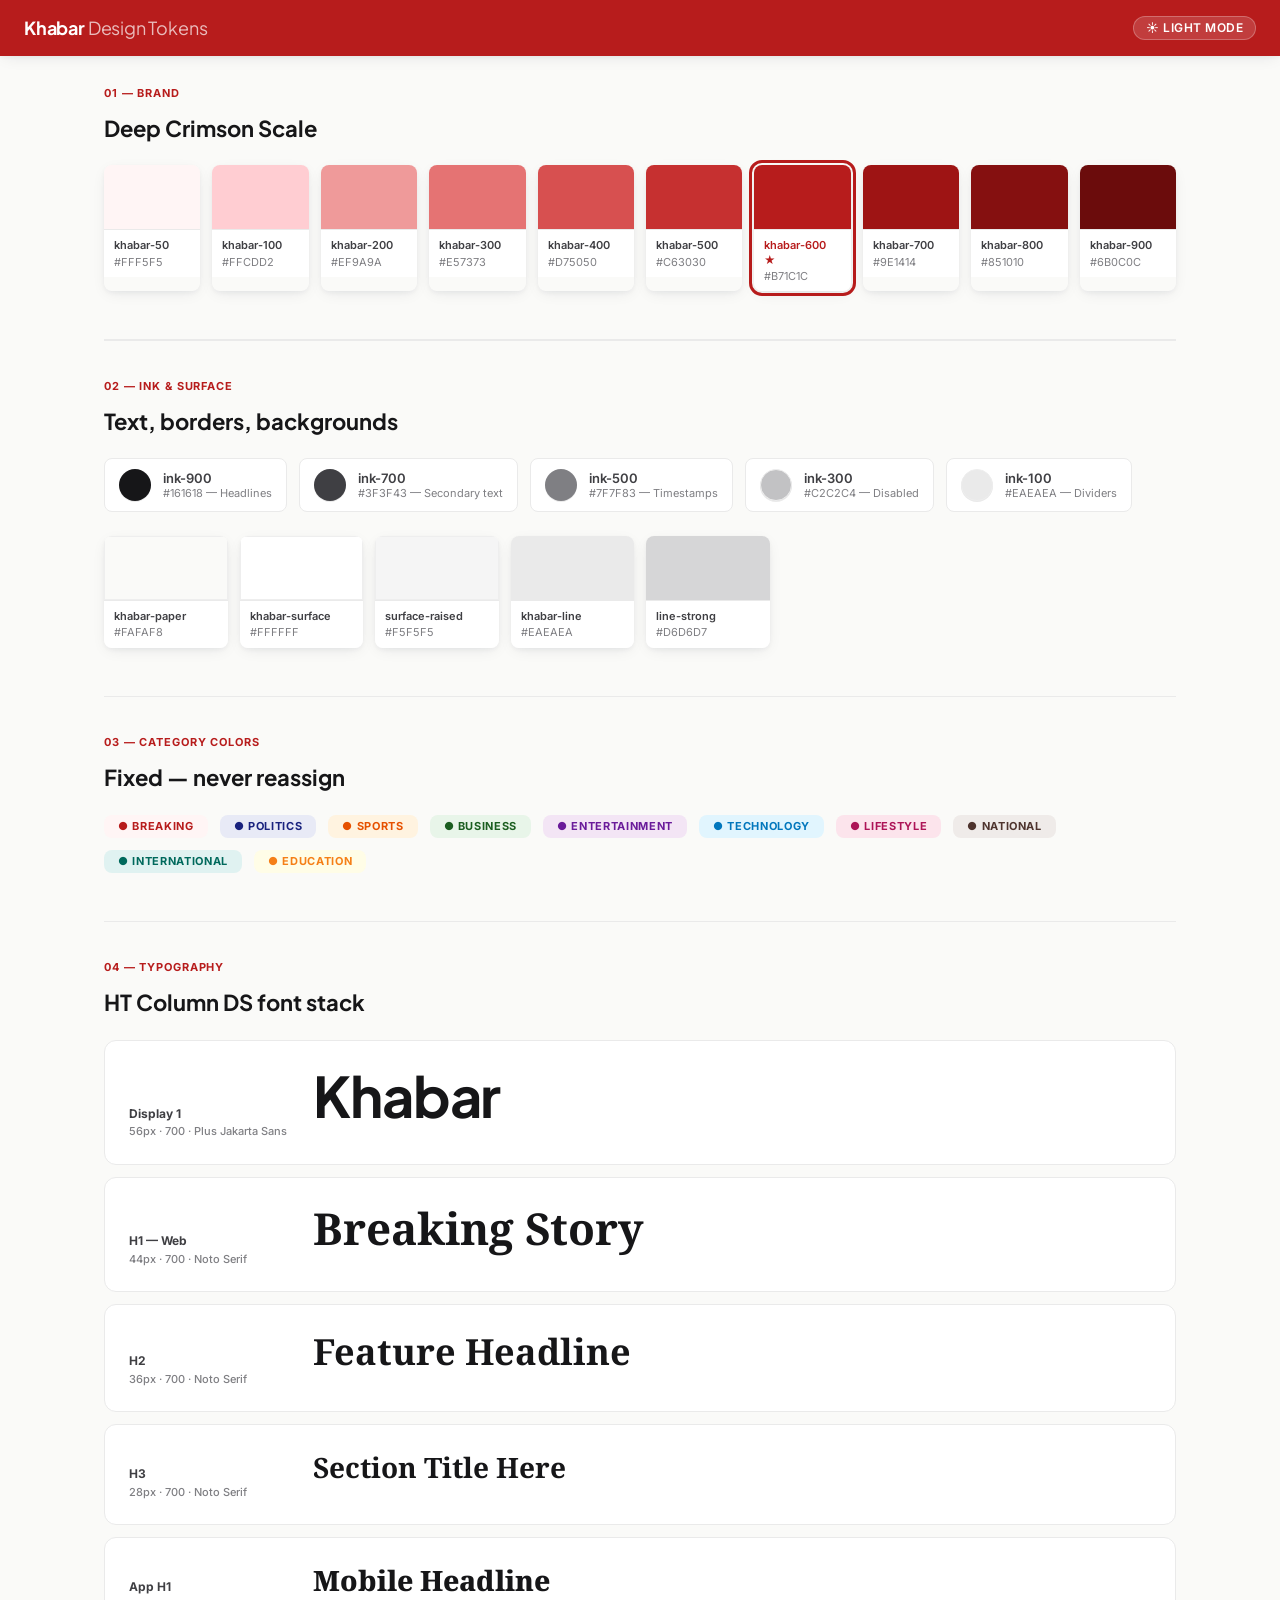
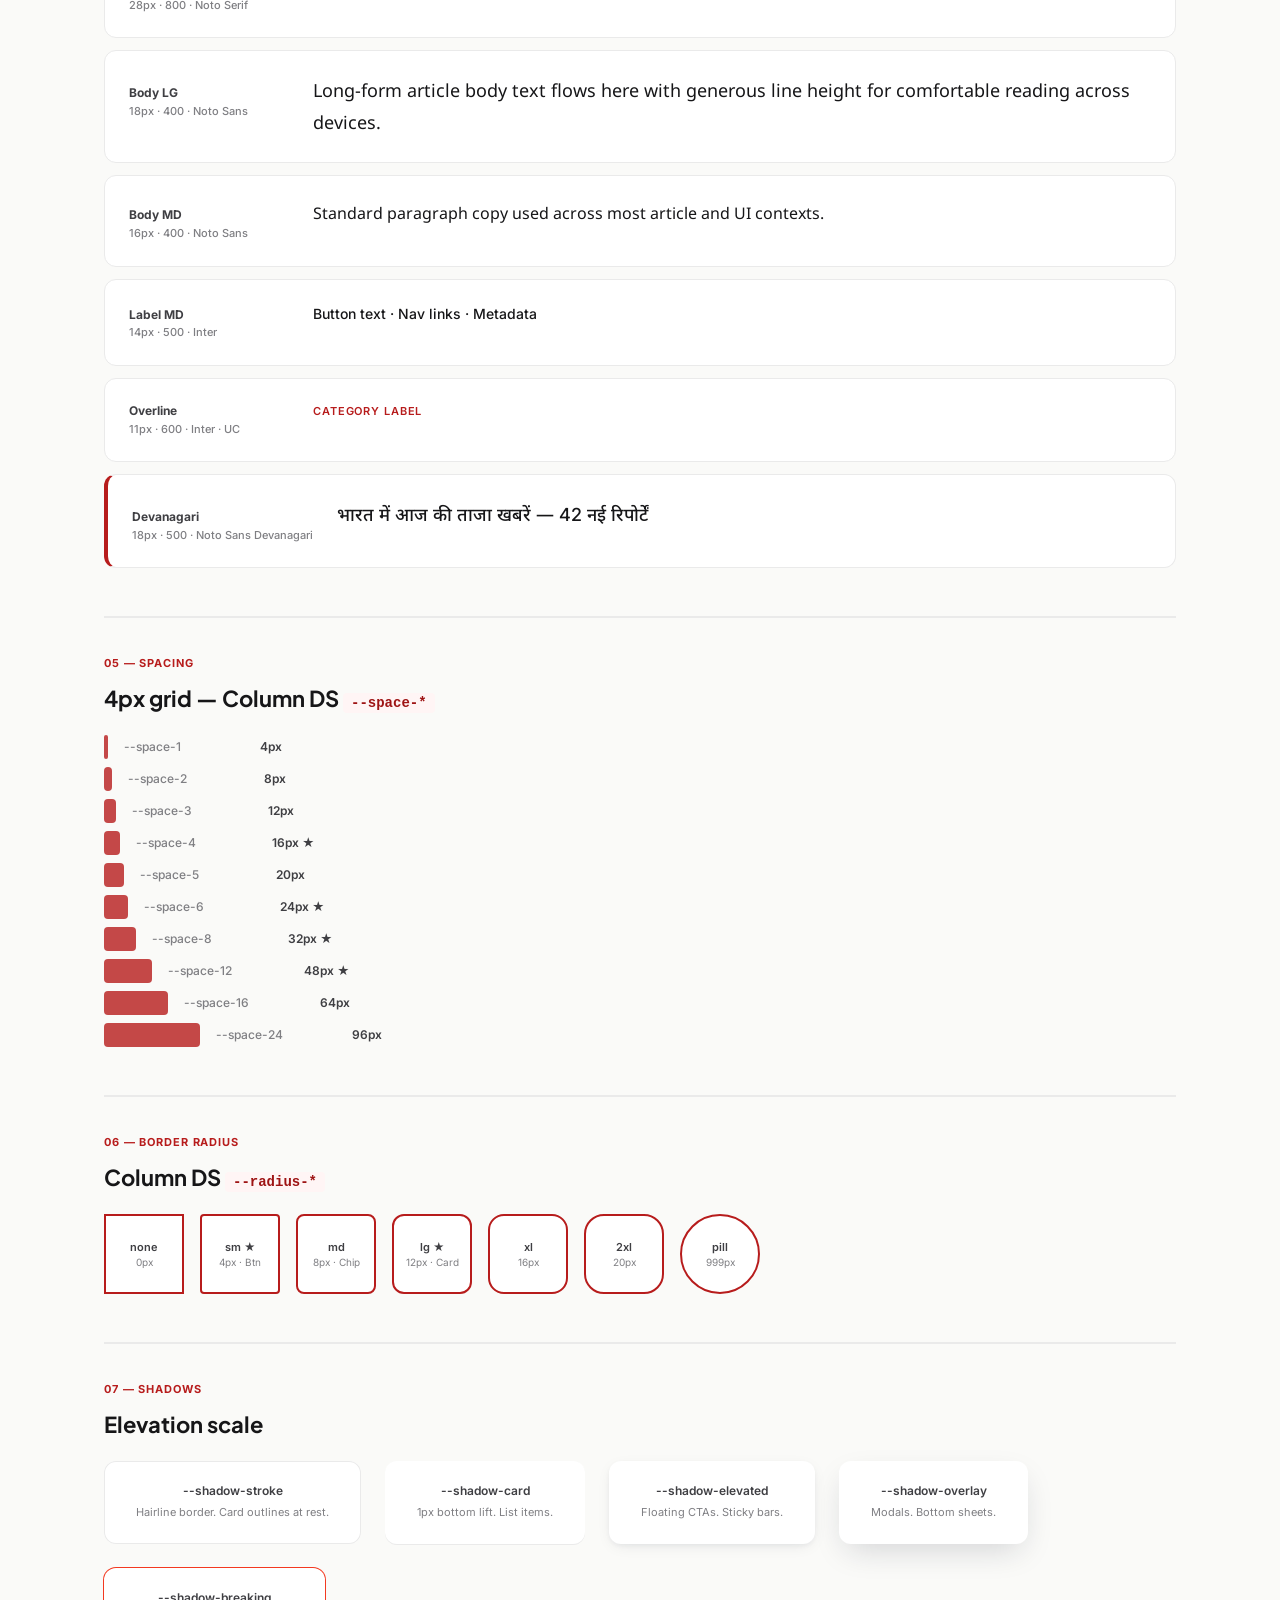
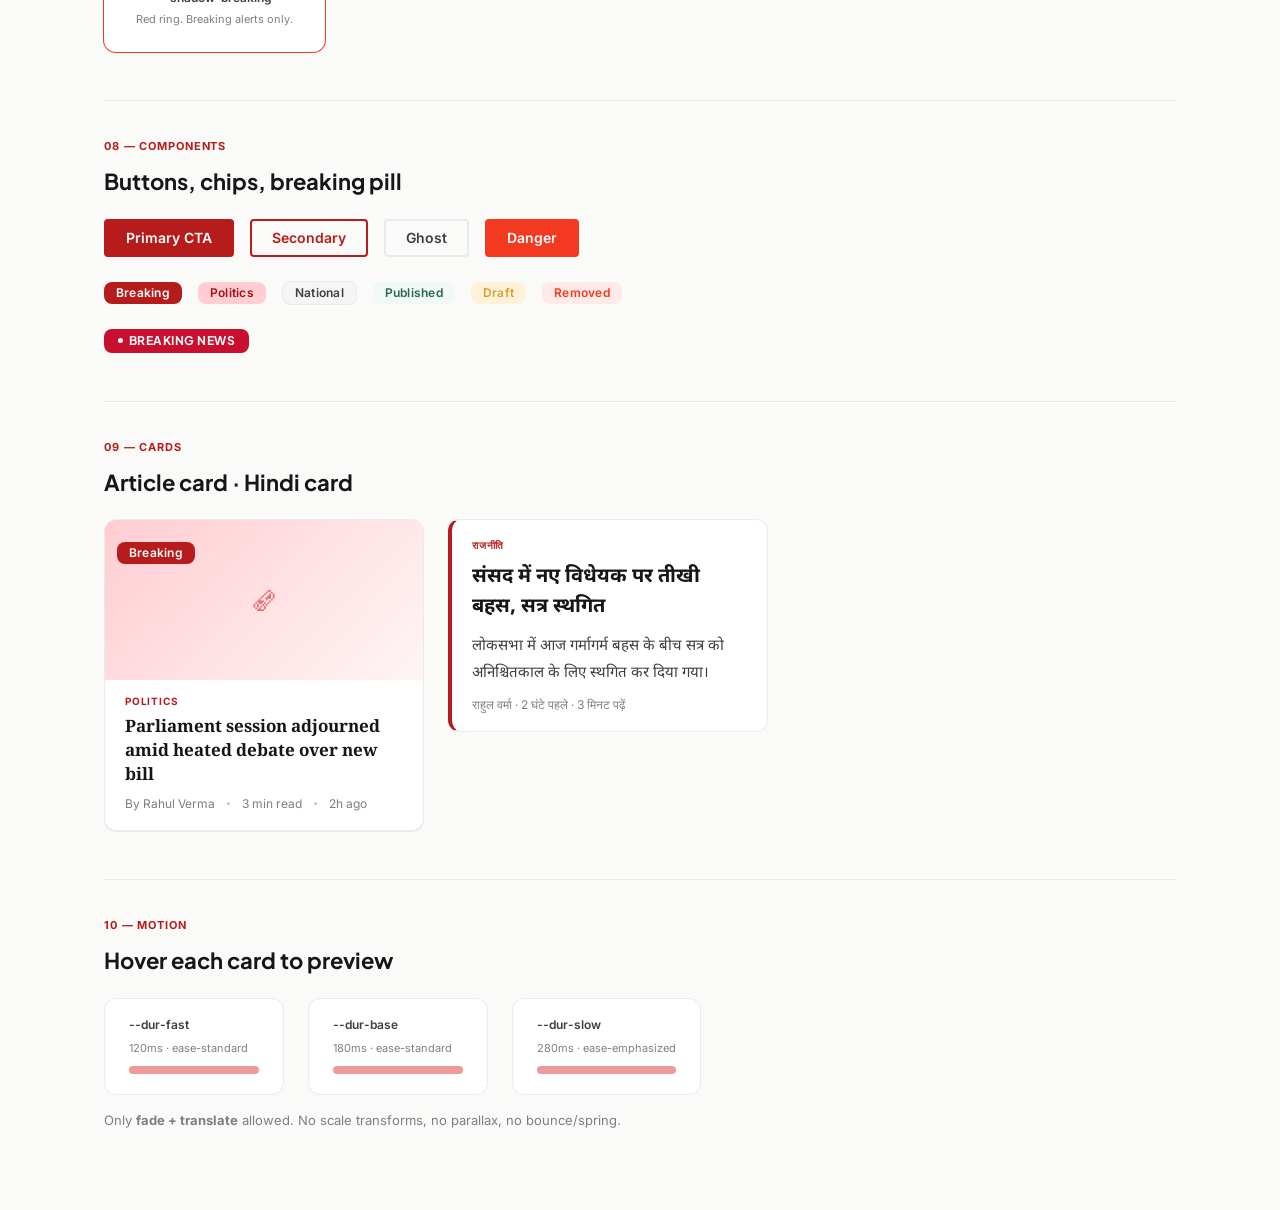
<file: Khabar DS/HTML/khabar-tokens-preview.html>
<!DOCTYPE html>
<html lang="en">
<head>
<meta charset="utf-8">
<meta name="viewport" content="width=device-width, initial-scale=1">
<title>Khabar Design Tokens</title>
<link href="https://fonts.googleapis.com/css2?family=Plus+Jakarta+Sans:wght@400;500;600;700;800&family=Noto+Sans:wght@400;500;600;700&family=Noto+Serif:ital,wght@0,400;0,700;1,400&family=Inter:wght@400;500;600;700&family=Noto+Sans+Devanagari:wght@400;500;700&display=swap" rel="stylesheet">
<style>
/* ── Column DS foundation ─────────────────────────── */
:root {
  --gray-50:#F5F5F5;--gray-100:#EAEAEA;--gray-200:#D6D6D7;--gray-300:#C2C2C4;
  --gray-400:#A3A3A6;--gray-500:#7F7F83;--gray-700:#3F3F43;--gray-800:#26262A;
  --gray-900:#161618;--black:#0C0C0E;--white:#FFFFFF;
  --red-50:#FFEAE8;--red-500:#F33920;--red-900:#631005;
  --green-50:#F0F9F6;--green-800:#296A51;--lime-500:#87BC2B;
  --yellow-600:#D5A038;
  --font-display:"Plus Jakarta Sans",system-ui,sans-serif;
  --font-serif:"Noto Serif",Georgia,serif;
  --font-sans:"Noto Sans",system-ui,sans-serif;
  --font-ui:"Inter",system-ui,sans-serif;
  --space-1:4px;--space-2:8px;--space-3:12px;--space-4:16px;--space-5:20px;
  --space-6:24px;--space-8:32px;--space-10:40px;--space-12:48px;--space-16:64px;
  --radius-none:0;--radius-sm:4px;--radius-md:8px;--radius-lg:12px;--radius-xl:16px;--radius-2xl:20px;--radius-pill:999px;
  --shadow-stroke:inset 0 0 0 1px #EAEAEA;
  --shadow-card:0 1px 0 0 #EAEAEA;
  --shadow-elevated:0 4px 16px -4px rgba(20,27,49,.10),0 2px 4px rgba(20,27,49,.04);
  --shadow-overlay:0 12px 32px -8px rgba(20,27,49,.18);
  --dur-fast:120ms;--dur-base:180ms;--dur-slow:280ms;
  --ease-standard:cubic-bezier(0.2,0,0,1);

  /* ── Khabar brand ── */
  --khabar-50:#FFF5F5;--khabar-100:#FFCDD2;--khabar-200:#EF9A9A;
  --khabar-300:#E57373;--khabar-400:#D75050;--khabar-500:#C63030;
  --khabar-600:#B71C1C;--khabar-700:#9E1414;--khabar-800:#851010;--khabar-900:#6B0C0C;

  --khabar-paper:#FAFAF8;
  --khabar-surface:#FFFFFF;
  --khabar-surface-raised:#F5F5F5;
  --khabar-line:#EAEAEA;
  --khabar-line-strong:#D6D6D7;

  --khabar-ink-900:#161618;--khabar-ink-700:#3F3F43;--khabar-ink-500:#7F7F83;
  --khabar-ink-300:#C2C2C4;--khabar-ink-100:#EAEAEA;

  --color-text-primary:var(--gray-900);
  --color-text-secondary:var(--gray-700);
  --color-text-tertiary:var(--gray-500);
  --color-bg-primary:var(--white);
  --color-bg-secondary:var(--gray-50);
  --color-breaking-news:#C8102E;
}
[data-theme="dark"] {
  --color-text-primary:var(--gray-50);
  --color-text-secondary:var(--gray-100);
  --color-text-tertiary:var(--gray-400);
  --color-bg-primary:var(--black);
  --color-bg-secondary:var(--gray-800);
  --khabar-paper:#121212;
  --khabar-surface:#1A1A1D;
  --khabar-surface-raised:#26262A;
  --khabar-line:#26262A;
  --khabar-line-strong:#3F3F43;
  --khabar-ink-900:#F5F5F5;--khabar-ink-700:#EAEAEA;--khabar-ink-500:#A3A3A6;
  --khabar-ink-300:#5C5C60;--khabar-ink-100:#26262A;
}

/* ── Base ─────────────────────────────────────────── */
*,*::before,*::after{box-sizing:border-box;margin:0;padding:0;}
body {
  background:var(--khabar-paper);
  color:var(--khabar-ink-900);
  font:400 15px/1.6 var(--font-ui);
  -webkit-font-smoothing:antialiased;
  transition:background var(--dur-base) var(--ease-standard),
             color var(--dur-base) var(--ease-standard);
}
a{color:inherit;text-decoration:none;}

/* ── Layout ───────────────────────────────────────── */
.page { max-width:1120px;margin:0 auto;padding:var(--space-8) var(--space-6); }

/* ── Top nav ──────────────────────────────────────── */
.nav {
  position:sticky;top:0;z-index:100;
  background:var(--khabar-600);
  display:flex;align-items:center;gap:var(--space-4);
  padding:0 var(--space-6);height:56px;
  box-shadow:var(--shadow-elevated);
}
.nav-logo {
  font:700 18px/1 var(--font-display);
  color:#fff;
  letter-spacing:-.01em;
}
.nav-logo span { opacity:.7;font-weight:400; }
.nav-pill {
  margin-left:auto;
  background:rgba(255,255,255,.15);
  color:#fff;
  font:600 12px/1 var(--font-ui);
  padding:5px 12px;
  border-radius:var(--radius-pill);
  letter-spacing:.04em;
  text-transform:uppercase;
  cursor:pointer;
  border:1.5px solid rgba(255,255,255,.25);
  transition:background var(--dur-fast);
}
.nav-pill:hover{background:rgba(255,255,255,.25);}

/* ── Section headings ─────────────────────────────── */
.section { margin-bottom:var(--space-12); }
.section-label {
  font:700 11px/1 var(--font-ui);
  letter-spacing:.08em;
  text-transform:uppercase;
  color:var(--khabar-600);
  margin-bottom:var(--space-4);
}
.section-title {
  font:700 22px/1.2 var(--font-display);
  color:var(--khabar-ink-900);
  margin-bottom:var(--space-6);
}
.divider {
  height:1.5px;
  background:var(--khabar-line);
  margin:var(--space-10) 0;
}

/* ── Color swatches ───────────────────────────────── */
.swatch-grid {
  display:grid;
  grid-template-columns:repeat(auto-fill,minmax(88px,1fr));
  gap:var(--space-3);
}
.swatch {
  border-radius:var(--radius-md);
  overflow:hidden;
  box-shadow:var(--shadow-elevated);
}
.swatch-color { height:64px; }
.swatch-info {
  background:var(--khabar-surface);
  padding:8px 10px;
  border-top:1px solid var(--khabar-line);
}
.swatch-name { font:600 11px/1.3 var(--font-ui);color:var(--khabar-ink-700); }
.swatch-hex  { font:400 11px/1.3 var(--font-ui);color:var(--khabar-ink-500); margin-top:2px; }

.swatch-row {
  display:flex;gap:var(--space-3);flex-wrap:wrap;
  align-items:center;margin-bottom:var(--space-4);
}
.swatch-lg .swatch-color { height:80px; }

/* ── Ink / surface ────────────────────────────────── */
.ink-grid {
  display:flex;gap:var(--space-3);flex-wrap:wrap;
}
.ink-swatch {
  display:flex;align-items:center;gap:var(--space-3);
  background:var(--khabar-surface);
  border:1.5px solid var(--khabar-line);
  border-radius:var(--radius-md);
  padding:10px 14px;
  min-width:180px;
}
.ink-dot {
  width:32px;height:32px;border-radius:50%;flex:none;
  box-shadow:var(--shadow-card);
}
.ink-label { font:600 13px/1 var(--font-ui);color:var(--khabar-ink-700); }
.ink-hex   { font:400 11px/1 var(--font-ui);color:var(--khabar-ink-500);margin-top:3px; }

/* ── Type specimens ───────────────────────────────── */
.type-card {
  background:var(--khabar-surface);
  border:1.5px solid var(--khabar-line);
  border-radius:var(--radius-lg);
  padding:var(--space-6);
  margin-bottom:var(--space-3);
  display:flex;align-items:baseline;gap:var(--space-6);
}
.type-meta {
  min-width:160px;
  font:500 11px/1.4 var(--font-ui);
  color:var(--khabar-ink-500);
  flex:none;
}
.type-meta strong { display:block;color:var(--khabar-ink-700);font-size:12px;margin-bottom:2px; }
.type-sample { flex:1;color:var(--khabar-ink-900); }

.t-display  { font:700 56px/1.1 var(--font-display);letter-spacing:-.02em; }
.t-h1       { font:700 44px/1.2 var(--font-serif); }
.t-h2       { font:700 36px/1.25 var(--font-serif); }
.t-h3       { font:700 28px/1.3 var(--font-serif); }
.t-app-h1   { font:800 28px/1.3 var(--font-serif); }
.t-body-lg  { font:400 18px/1.75 var(--font-sans); }
.t-body-md  { font:400 16px/1.7 var(--font-sans); }
.t-label-md { font:500 14px/1.4 var(--font-ui);letter-spacing:0; }
.t-overline { font:600 11px/1.4 var(--font-ui);letter-spacing:.08em;text-transform:uppercase; }
.t-deva     { font:500 18px/1.75 "Noto Sans Devanagari",sans-serif; }

/* ── Spacing blocks ───────────────────────────────── */
.space-grid { display:flex;flex-direction:column;gap:var(--space-2); }
.space-row  { display:flex;align-items:center;gap:var(--space-4); }
.space-bar  { height:24px;background:var(--khabar-600);border-radius:var(--radius-sm);opacity:.8;flex:none; }
.space-lbl  { font:500 12px/1 var(--font-ui);color:var(--khabar-ink-500);min-width:120px; }
.space-val  { font:600 12px/1 var(--font-ui);color:var(--khabar-ink-700); }

/* ── Radii ────────────────────────────────────────── */
.radius-grid { display:flex;flex-wrap:wrap;gap:var(--space-4); }
.radius-card {
  background:var(--khabar-surface);
  border:2px solid var(--khabar-600);
  width:80px;height:80px;
  display:flex;flex-direction:column;align-items:center;justify-content:center;
  gap:4px;
}
.radius-name { font:600 11px/1 var(--font-ui);color:var(--khabar-ink-700); }
.radius-val  { font:400 10px/1 var(--font-ui);color:var(--khabar-ink-500); }

/* ── Shadow cards ─────────────────────────────────── */
.shadow-grid { display:flex;flex-wrap:wrap;gap:var(--space-6); }
.shadow-card {
  background:var(--khabar-surface);
  border-radius:var(--radius-lg);
  padding:var(--space-6) var(--space-8);
  min-width:160px;
  display:flex;flex-direction:column;align-items:center;gap:var(--space-2);
}
.shadow-name { font:600 12px/1 var(--font-ui);color:var(--khabar-ink-700); }
.shadow-desc { font:400 11px/1.4 var(--font-ui);color:var(--khabar-ink-500);text-align:center; }

/* ── Category pills ───────────────────────────────── */
.cat-grid { display:flex;flex-wrap:wrap;gap:var(--space-3); }
.cat-pill {
  display:inline-flex;align-items:center;gap:var(--space-2);
  padding:6px 14px;
  border-radius:var(--radius-md);
  font:700 11px/1 var(--font-ui);
  letter-spacing:.06em;text-transform:uppercase;
}

/* ── Component previews ───────────────────────────── */
.comp-row { display:flex;flex-wrap:wrap;gap:var(--space-4);align-items:center;margin-bottom:var(--space-6); }

/* Buttons */
.btn {
  display:inline-flex;align-items:center;gap:var(--space-2);
  padding:10px 20px;border-radius:var(--radius-sm);
  font:600 14px/1 var(--font-ui);cursor:pointer;border:2px solid transparent;
  transition:all var(--dur-fast) var(--ease-standard);
}
.btn-primary   { background:var(--khabar-600);color:#fff; }
.btn-primary:hover { background:var(--khabar-700); }
.btn-secondary { background:transparent;color:var(--khabar-600);border-color:var(--khabar-600); }
.btn-secondary:hover { background:var(--khabar-50); }
.btn-ghost     { background:transparent;color:var(--khabar-ink-700);border-color:var(--khabar-line); }
.btn-ghost:hover { background:var(--khabar-surface-raised); }
.btn-danger    { background:var(--red-500);color:#fff; }

/* Chips */
.chip {
  display:inline-flex;align-items:center;
  padding:5px 12px;border-radius:var(--radius-md);
  font:600 12px/1 var(--font-ui);letter-spacing:.02em;
}
.chip-brand { background:var(--khabar-100);color:var(--khabar-700); }
.chip-neutral { background:var(--khabar-surface-raised);color:var(--khabar-ink-700);border:1px solid var(--khabar-line); }
.chip-success { background:var(--green-50);color:var(--green-800); }
.chip-warning { background:#FFF2D9;color:var(--yellow-600); }
.chip-danger  { background:var(--red-50);color:var(--red-500); }
.chip-dark    { background:var(--khabar-600);color:#fff; }

/* Breaking pill */
.breaking-pill {
  display:inline-flex;align-items:center;gap:6px;
  padding:6px 14px;border-radius:var(--radius-md);
  background:var(--color-breaking-news);color:#fff;
  font:700 12px/1 var(--font-display);letter-spacing:.04em;text-transform:uppercase;
}
.breaking-pill::before { content:"";width:5px;height:5px;border-radius:50%;background:#fff;animation:blink 1.2s ease-in-out infinite; }
@keyframes blink { 0%,100%{opacity:1} 50%{opacity:.3} }

/* News card */
.news-card {
  background:var(--khabar-surface);
  border:1.5px solid var(--khabar-line);
  border-radius:var(--radius-lg);
  overflow:hidden;
  width:320px;
  box-shadow:var(--shadow-card);
  transition:box-shadow var(--dur-base) var(--ease-standard);
}
.news-card:hover { box-shadow:var(--shadow-elevated); }
.news-card-img {
  height:160px;background:linear-gradient(135deg,var(--khabar-100) 0%,var(--khabar-50) 100%);
  display:flex;align-items:center;justify-content:center;
  font:400 28px/1 var(--font-serif);color:var(--khabar-300);
  position:relative;
}
.news-card-img-badge {
  position:absolute;top:var(--space-3);left:var(--space-3);
}
.news-card-body { padding:var(--space-4) var(--space-5) var(--space-5); }
.news-card-cat {
  font:700 10px/1 var(--font-ui);letter-spacing:.08em;text-transform:uppercase;
  color:var(--khabar-600);margin-bottom:var(--space-2);
}
.news-card-title {
  font:700 17px/1.4 var(--font-serif);
  color:var(--khabar-ink-900);margin-bottom:var(--space-3);
}
.news-card-meta {
  font:400 12px/1 var(--font-ui);color:var(--khabar-ink-500);
  display:flex;gap:var(--space-3);align-items:center;
}
.news-card-meta-dot { width:3px;height:3px;border-radius:50%;background:var(--khabar-ink-300); }

/* Hindi card */
.hindi-card {
  background:var(--khabar-surface);
  border:1.5px solid var(--khabar-line);
  border-radius:var(--radius-lg);
  padding:var(--space-5);
  width:320px;
  border-left:4px solid var(--khabar-600);
}
.hindi-cat  { font:700 10px/1 var(--font-ui);letter-spacing:.08em;text-transform:uppercase;color:var(--khabar-600);margin-bottom:var(--space-3); }
.hindi-h    { font:700 20px/1.5 "Noto Sans Devanagari",sans-serif;color:var(--khabar-ink-900);margin-bottom:var(--space-3); }
.hindi-body { font:400 15px/1.75 "Noto Sans Devanagari",sans-serif;color:var(--khabar-ink-700);margin-bottom:var(--space-3); }
.hindi-meta { font:400 12px/1 var(--font-ui);color:var(--khabar-ink-500); }
.hindi-num  { font-family:var(--font-ui); }

/* Motion demo */
.motion-demo {
  display:flex;gap:var(--space-6);flex-wrap:wrap;
}
.motion-box {
  background:var(--khabar-surface);
  border:1.5px solid var(--khabar-line);
  border-radius:var(--radius-lg);
  padding:var(--space-5) var(--space-6);
  min-width:180px;
  display:flex;flex-direction:column;gap:var(--space-3);
}
.motion-bar {
  height:8px;background:var(--khabar-200);border-radius:var(--radius-pill);
  position:relative;overflow:hidden;
}
.motion-bar::after {
  content:"";position:absolute;left:-100%;top:0;bottom:0;width:100%;
  background:var(--khabar-600);border-radius:inherit;
}
.motion-box:hover .motion-bar::after {
  animation:slide var(--dur) var(--ease-standard) forwards;
}
@keyframes slide { to{left:0} }
.motion-lbl { font:600 12px/1 var(--font-ui);color:var(--khabar-ink-700); }
.motion-val { font:400 11px/1 var(--font-ui);color:var(--khabar-ink-500); }

/* ── Dark mode toggle ─────────────────────────────── */
</style>
</head>
<body>

<!-- Nav -->
<nav class="nav">
  <div class="nav-logo">Khabar <span>Design Tokens</span></div>
  <button class="nav-pill" onclick="toggleDark(this)">☀ Light mode</button>
</nav>

<div class="page">

  <!-- BRAND COLOR ─────────────────────────────────── -->
  <div class="section">
    <div class="section-label">01 — Brand</div>
    <div class="section-title">Deep Crimson Scale</div>
    <div class="swatch-grid">
      <div class="swatch"><div class="swatch-color" style="background:#FFF5F5"></div><div class="swatch-info"><div class="swatch-name">khabar-50</div><div class="swatch-hex">#FFF5F5</div></div></div>
      <div class="swatch"><div class="swatch-color" style="background:#FFCDD2"></div><div class="swatch-info"><div class="swatch-name">khabar-100</div><div class="swatch-hex">#FFCDD2</div></div></div>
      <div class="swatch"><div class="swatch-color" style="background:#EF9A9A"></div><div class="swatch-info"><div class="swatch-name">khabar-200</div><div class="swatch-hex">#EF9A9A</div></div></div>
      <div class="swatch"><div class="swatch-color" style="background:#E57373"></div><div class="swatch-info"><div class="swatch-name">khabar-300</div><div class="swatch-hex">#E57373</div></div></div>
      <div class="swatch"><div class="swatch-color" style="background:#D75050"></div><div class="swatch-info"><div class="swatch-name">khabar-400</div><div class="swatch-hex">#D75050</div></div></div>
      <div class="swatch"><div class="swatch-color" style="background:#C63030"></div><div class="swatch-info"><div class="swatch-name">khabar-500</div><div class="swatch-hex">#C63030</div></div></div>
      <div class="swatch" style="outline:3px solid #B71C1C;outline-offset:2px;border-radius:8px"><div class="swatch-color" style="background:#B71C1C"></div><div class="swatch-info"><div class="swatch-name" style="color:#B71C1C">khabar-600 ★</div><div class="swatch-hex">#B71C1C</div></div></div>
      <div class="swatch"><div class="swatch-color" style="background:#9E1414"></div><div class="swatch-info"><div class="swatch-name">khabar-700</div><div class="swatch-hex">#9E1414</div></div></div>
      <div class="swatch"><div class="swatch-color" style="background:#851010"></div><div class="swatch-info"><div class="swatch-name">khabar-800</div><div class="swatch-hex">#851010</div></div></div>
      <div class="swatch"><div class="swatch-color" style="background:#6B0C0C"></div><div class="swatch-info"><div class="swatch-name">khabar-900</div><div class="swatch-hex">#6B0C0C</div></div></div>
    </div>
  </div>

  <div class="divider"></div>

  <!-- INK & SURFACE ───────────────────────────────── -->
  <div class="section">
    <div class="section-label">02 — Ink & Surface</div>
    <div class="section-title">Text, borders, backgrounds</div>
    <div class="ink-grid" style="margin-bottom:var(--space-6)">
      <div class="ink-swatch"><div class="ink-dot" style="background:#161618"></div><div><div class="ink-label">ink-900</div><div class="ink-hex">#161618 — Headlines</div></div></div>
      <div class="ink-swatch"><div class="ink-dot" style="background:#3F3F43"></div><div><div class="ink-label">ink-700</div><div class="ink-hex">#3F3F43 — Secondary text</div></div></div>
      <div class="ink-swatch"><div class="ink-dot" style="background:#7F7F83"></div><div><div class="ink-label">ink-500</div><div class="ink-hex">#7F7F83 — Timestamps</div></div></div>
      <div class="ink-swatch"><div class="ink-dot" style="background:#C2C2C4;border:1px solid #eee"></div><div><div class="ink-label">ink-300</div><div class="ink-hex">#C2C2C4 — Disabled</div></div></div>
      <div class="ink-swatch"><div class="ink-dot" style="background:#EAEAEA;border:1px solid #eee"></div><div><div class="ink-label">ink-100</div><div class="ink-hex">#EAEAEA — Dividers</div></div></div>
    </div>
    <div class="swatch-grid" style="grid-template-columns:repeat(auto-fill,minmax(120px,1fr))">
      <div class="swatch"><div class="swatch-color" style="background:#FAFAF8;border:1px solid #eee"></div><div class="swatch-info"><div class="swatch-name">khabar-paper</div><div class="swatch-hex">#FAFAF8</div></div></div>
      <div class="swatch"><div class="swatch-color" style="background:#FFFFFF;border:1px solid #eee"></div><div class="swatch-info"><div class="swatch-name">khabar-surface</div><div class="swatch-hex">#FFFFFF</div></div></div>
      <div class="swatch"><div class="swatch-color" style="background:#F5F5F5;border:1px solid #eee"></div><div class="swatch-info"><div class="swatch-name">surface-raised</div><div class="swatch-hex">#F5F5F5</div></div></div>
      <div class="swatch"><div class="swatch-color" style="background:#EAEAEA"></div><div class="swatch-info"><div class="swatch-name">khabar-line</div><div class="swatch-hex">#EAEAEA</div></div></div>
      <div class="swatch"><div class="swatch-color" style="background:#D6D6D7"></div><div class="swatch-info"><div class="swatch-name">line-strong</div><div class="swatch-hex">#D6D6D7</div></div></div>
    </div>
  </div>

  <div class="divider"></div>

  <!-- CATEGORY COLORS ─────────────────────────────── -->
  <div class="section">
    <div class="section-label">03 — Category Colors</div>
    <div class="section-title">Fixed — never reassign</div>
    <div class="cat-grid">
      <span class="cat-pill" style="background:#FFF5F5;color:#B71C1C">● Breaking</span>
      <span class="cat-pill" style="background:#E8EAF6;color:#1A237E">● Politics</span>
      <span class="cat-pill" style="background:#FFF3E0;color:#E65100">● Sports</span>
      <span class="cat-pill" style="background:#E8F5E9;color:#1B5E20">● Business</span>
      <span class="cat-pill" style="background:#F3E5F5;color:#6A1B9A">● Entertainment</span>
      <span class="cat-pill" style="background:#E1F5FE;color:#0277BD">● Technology</span>
      <span class="cat-pill" style="background:#FCE4EC;color:#AD1457">● Lifestyle</span>
      <span class="cat-pill" style="background:#EFEBE9;color:#4E342E">● National</span>
      <span class="cat-pill" style="background:#E0F2F1;color:#00695C">● International</span>
      <span class="cat-pill" style="background:#FFFDE7;color:#F57F17">● Education</span>
    </div>
  </div>

  <div class="divider"></div>

  <!-- TYPOGRAPHY ──────────────────────────────────── -->
  <div class="section">
    <div class="section-label">04 — Typography</div>
    <div class="section-title">HT Column DS font stack</div>

    <div class="type-card">
      <div class="type-meta"><strong>Display 1</strong>56px · 700 · Plus Jakarta Sans</div>
      <div class="type-sample t-display">Khabar</div>
    </div>
    <div class="type-card">
      <div class="type-meta"><strong>H1 — Web</strong>44px · 700 · Noto Serif</div>
      <div class="type-sample t-h1">Breaking Story</div>
    </div>
    <div class="type-card">
      <div class="type-meta"><strong>H2</strong>36px · 700 · Noto Serif</div>
      <div class="type-sample t-h2">Feature Headline</div>
    </div>
    <div class="type-card">
      <div class="type-meta"><strong>H3</strong>28px · 700 · Noto Serif</div>
      <div class="type-sample t-h3">Section Title Here</div>
    </div>
    <div class="type-card">
      <div class="type-meta"><strong>App H1</strong>28px · 800 · Noto Serif</div>
      <div class="type-sample t-app-h1">Mobile Headline</div>
    </div>
    <div class="type-card">
      <div class="type-meta"><strong>Body LG</strong>18px · 400 · Noto Sans</div>
      <div class="type-sample t-body-lg">Long-form article body text flows here with generous line height for comfortable reading across devices.</div>
    </div>
    <div class="type-card">
      <div class="type-meta"><strong>Body MD</strong>16px · 400 · Noto Sans</div>
      <div class="type-sample t-body-md">Standard paragraph copy used across most article and UI contexts.</div>
    </div>
    <div class="type-card">
      <div class="type-meta"><strong>Label MD</strong>14px · 500 · Inter</div>
      <div class="type-sample t-label-md">Button text · Nav links · Metadata</div>
    </div>
    <div class="type-card">
      <div class="type-meta"><strong>Overline</strong>11px · 600 · Inter · UC</div>
      <div class="type-sample t-overline" style="color:var(--khabar-600)">Category Label</div>
    </div>
    <div class="type-card" style="border-left:4px solid var(--khabar-600)">
      <div class="type-meta"><strong>Devanagari</strong>18px · 500 · Noto Sans Devanagari</div>
      <div class="type-sample t-deva">भारत में आज की ताजा खबरें — <span class="hindi-num">42</span> नई रिपोर्टें</div>
    </div>
  </div>

  <div class="divider"></div>

  <!-- SPACING ─────────────────────────────────────── -->
  <div class="section">
    <div class="section-label">05 — Spacing</div>
    <div class="section-title">4px grid — Column DS <code style="font:600 14px monospace;background:var(--khabar-50);color:var(--khabar-700);padding:2px 8px;border-radius:4px">--space-*</code></div>
    <div class="space-grid">
      <div class="space-row"><div class="space-bar" style="width:4px"></div><div class="space-lbl">--space-1</div><div class="space-val">4px</div></div>
      <div class="space-row"><div class="space-bar" style="width:8px"></div><div class="space-lbl">--space-2</div><div class="space-val">8px</div></div>
      <div class="space-row"><div class="space-bar" style="width:12px"></div><div class="space-lbl">--space-3</div><div class="space-val">12px</div></div>
      <div class="space-row"><div class="space-bar" style="width:16px"></div><div class="space-lbl">--space-4</div><div class="space-val">16px ★</div></div>
      <div class="space-row"><div class="space-bar" style="width:20px"></div><div class="space-lbl">--space-5</div><div class="space-val">20px</div></div>
      <div class="space-row"><div class="space-bar" style="width:24px"></div><div class="space-lbl">--space-6</div><div class="space-val">24px ★</div></div>
      <div class="space-row"><div class="space-bar" style="width:32px"></div><div class="space-lbl">--space-8</div><div class="space-val">32px ★</div></div>
      <div class="space-row"><div class="space-bar" style="width:48px"></div><div class="space-lbl">--space-12</div><div class="space-val">48px ★</div></div>
      <div class="space-row"><div class="space-bar" style="width:64px"></div><div class="space-lbl">--space-16</div><div class="space-val">64px</div></div>
      <div class="space-row"><div class="space-bar" style="width:96px"></div><div class="space-lbl">--space-24</div><div class="space-val">96px</div></div>
    </div>
  </div>

  <div class="divider"></div>

  <!-- RADII ───────────────────────────────────────── -->
  <div class="section">
    <div class="section-label">06 — Border Radius</div>
    <div class="section-title">Column DS <code style="font:600 14px monospace;background:var(--khabar-50);color:var(--khabar-700);padding:2px 8px;border-radius:4px">--radius-*</code></div>
    <div class="radius-grid">
      <div class="radius-card" style="border-radius:0"><div class="radius-name">none</div><div class="radius-val">0px</div></div>
      <div class="radius-card" style="border-radius:4px"><div class="radius-name">sm ★</div><div class="radius-val">4px · Btn</div></div>
      <div class="radius-card" style="border-radius:8px"><div class="radius-name">md</div><div class="radius-val">8px · Chip</div></div>
      <div class="radius-card" style="border-radius:12px"><div class="radius-name">lg ★</div><div class="radius-val">12px · Card</div></div>
      <div class="radius-card" style="border-radius:16px"><div class="radius-name">xl</div><div class="radius-val">16px</div></div>
      <div class="radius-card" style="border-radius:20px"><div class="radius-name">2xl</div><div class="radius-val">20px</div></div>
      <div class="radius-card" style="border-radius:999px"><div class="radius-name">pill</div><div class="radius-val">999px</div></div>
    </div>
  </div>

  <div class="divider"></div>

  <!-- SHADOWS ─────────────────────────────────────── -->
  <div class="section">
    <div class="section-label">07 — Shadows</div>
    <div class="section-title">Elevation scale</div>
    <div class="shadow-grid">
      <div class="shadow-card" style="box-shadow:inset 0 0 0 1px #EAEAEA"><div class="shadow-name">--shadow-stroke</div><div class="shadow-desc">Hairline border. Card outlines at rest.</div></div>
      <div class="shadow-card" style="box-shadow:0 1px 0 0 #EAEAEA"><div class="shadow-name">--shadow-card</div><div class="shadow-desc">1px bottom lift. List items.</div></div>
      <div class="shadow-card" style="box-shadow:0 4px 16px -4px rgba(20,27,49,.10),0 2px 4px rgba(20,27,49,.04)"><div class="shadow-name">--shadow-elevated</div><div class="shadow-desc">Floating CTAs. Sticky bars.</div></div>
      <div class="shadow-card" style="box-shadow:0 12px 32px -8px rgba(20,27,49,.18)"><div class="shadow-name">--shadow-overlay</div><div class="shadow-desc">Modals. Bottom sheets.</div></div>
      <div class="shadow-card" style="box-shadow:0 0 0 1px #F33920"><div class="shadow-name">--shadow-breaking</div><div class="shadow-desc">Red ring. Breaking alerts only.</div></div>
    </div>
  </div>

  <div class="divider"></div>

  <!-- COMPONENTS ──────────────────────────────────── -->
  <div class="section">
    <div class="section-label">08 — Components</div>
    <div class="section-title">Buttons, chips, breaking pill</div>

    <div class="comp-row">
      <button class="btn btn-primary">Primary CTA</button>
      <button class="btn btn-secondary">Secondary</button>
      <button class="btn btn-ghost">Ghost</button>
      <button class="btn btn-danger">Danger</button>
    </div>

    <div class="comp-row">
      <span class="chip chip-dark">Breaking</span>
      <span class="chip chip-brand">Politics</span>
      <span class="chip chip-neutral">National</span>
      <span class="chip chip-success">Published</span>
      <span class="chip chip-warning">Draft</span>
      <span class="chip chip-danger">Removed</span>
    </div>

    <div class="comp-row">
      <span class="breaking-pill">Breaking News</span>
    </div>
  </div>

  <div class="divider"></div>

  <!-- NEWS CARDS ──────────────────────────────────── -->
  <div class="section">
    <div class="section-label">09 — Cards</div>
    <div class="section-title">Article card · Hindi card</div>
    <div style="display:flex;gap:var(--space-6);flex-wrap:wrap;align-items:flex-start">

      <div class="news-card">
        <div class="news-card-img">
          🗞
          <div class="news-card-img-badge"><span class="chip chip-dark">Breaking</span></div>
        </div>
        <div class="news-card-body">
          <div class="news-card-cat">Politics</div>
          <div class="news-card-title">Parliament session adjourned amid heated debate over new bill</div>
          <div class="news-card-meta">
            <span>By Rahul Verma</span>
            <span class="news-card-meta-dot"></span>
            <span>3 min read</span>
            <span class="news-card-meta-dot"></span>
            <span>2h ago</span>
          </div>
        </div>
      </div>

      <div class="hindi-card">
        <div class="hindi-cat">राजनीति</div>
        <div class="hindi-h">संसद में नए विधेयक पर तीखी बहस, सत्र स्थगित</div>
        <div class="hindi-body">लोकसभा में आज गर्मागर्म बहस के बीच सत्र को अनिश्चितकाल के लिए स्थगित कर दिया गया।</div>
        <div class="hindi-meta">राहुल वर्मा · <span class="hindi-num">2</span> घंटे पहले · <span class="hindi-num">3</span> मिनट पढ़ें</div>
      </div>

    </div>
  </div>

  <div class="divider"></div>

  <!-- MOTION ──────────────────────────────────────── -->
  <div class="section">
    <div class="section-label">10 — Motion</div>
    <div class="section-title">Hover each card to preview</div>
    <div class="motion-demo">
      <div class="motion-box" style="--dur:var(--dur-fast)">
        <div class="motion-lbl">--dur-fast</div>
        <div class="motion-val">120ms · ease-standard</div>
        <div class="motion-bar"></div>
      </div>
      <div class="motion-box" style="--dur:var(--dur-base)">
        <div class="motion-lbl">--dur-base</div>
        <div class="motion-val">180ms · ease-standard</div>
        <div class="motion-bar"></div>
      </div>
      <div class="motion-box" style="--dur:var(--dur-slow)">
        <div class="motion-lbl">--dur-slow</div>
        <div class="motion-val">280ms · ease-emphasized</div>
        <div class="motion-bar"></div>
      </div>
    </div>
    <p style="margin-top:var(--space-4);font:400 13px/1.5 var(--font-ui);color:var(--khabar-ink-500)">
      Only <strong>fade + translate</strong> allowed. No scale transforms, no parallax, no bounce/spring.
    </p>
  </div>

</div><!-- /page -->

<script>
function toggleDark(btn) {
  const dark = document.documentElement.dataset.theme === 'dark';
  document.documentElement.dataset.theme = dark ? '' : 'dark';
  btn.textContent = dark ? '☀ Light mode' : '☾ Dark mode';
}
</script>
</body>
</html>
</file>
